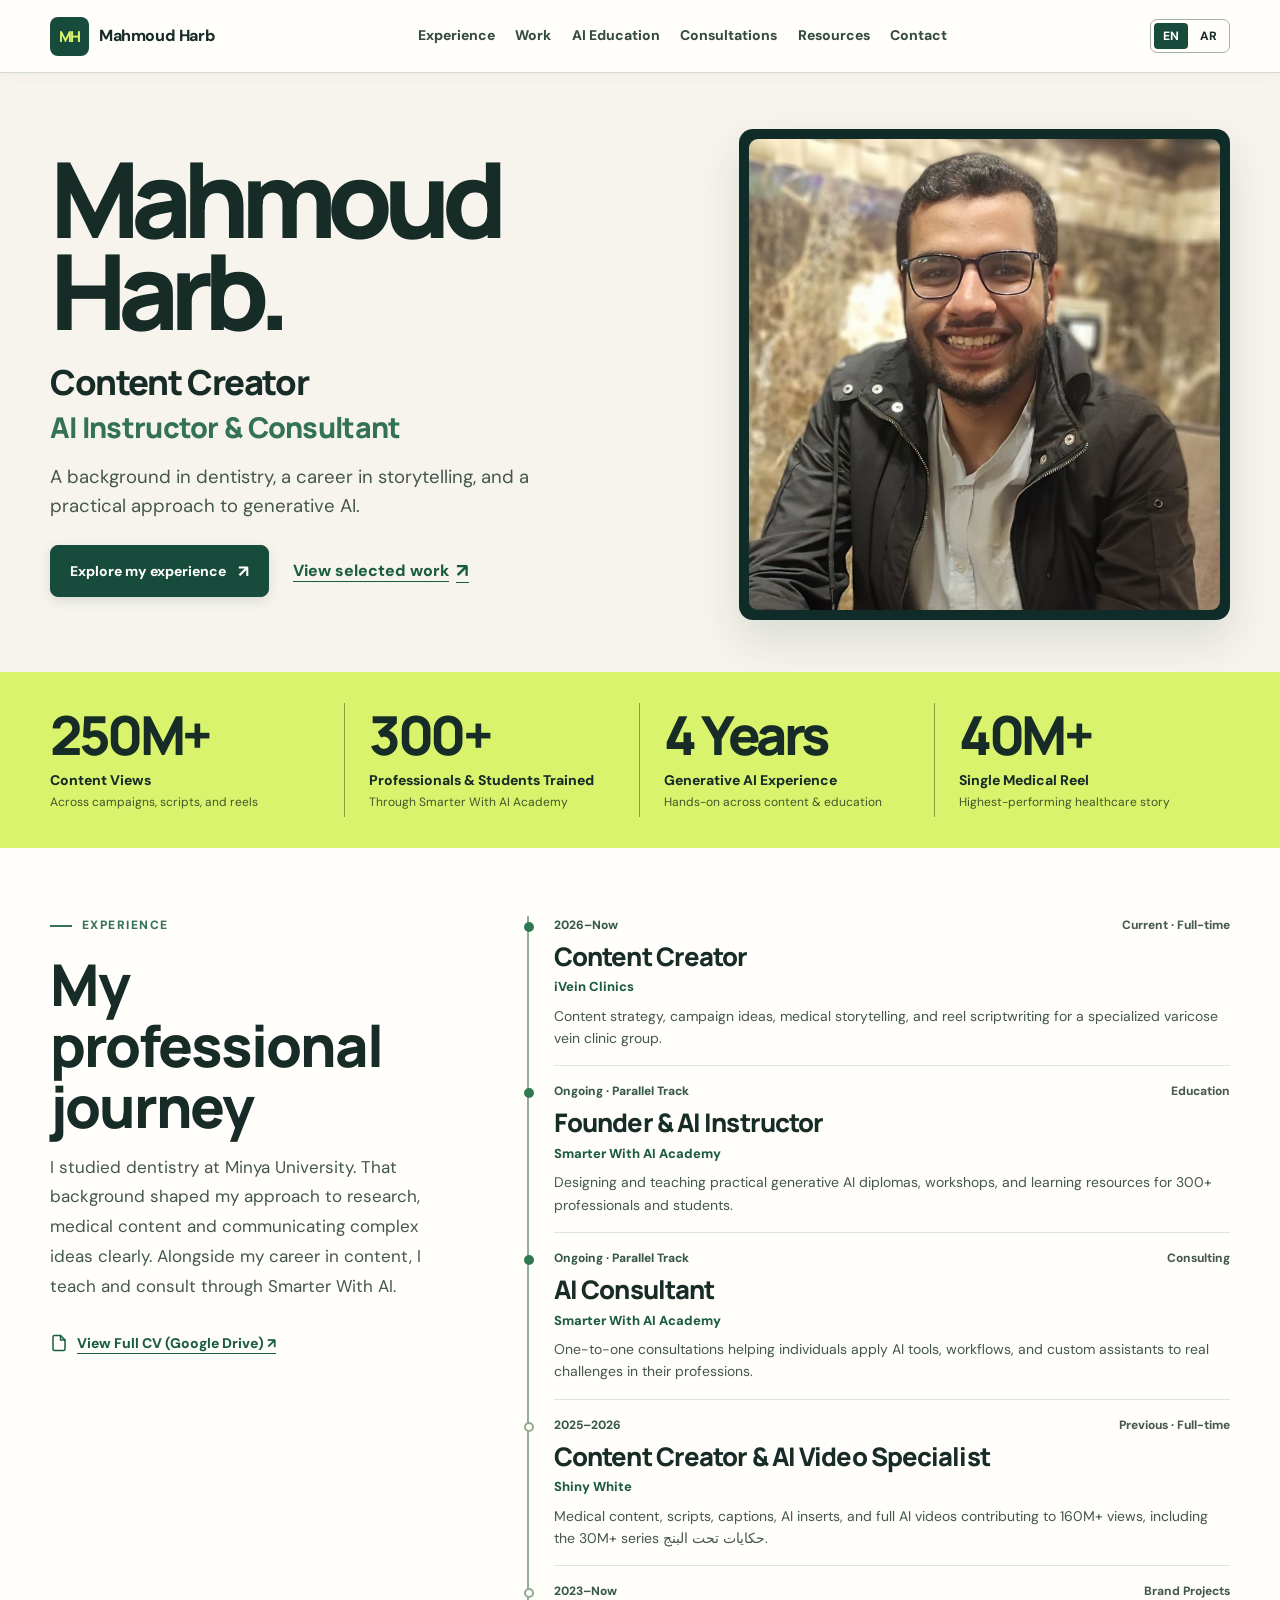
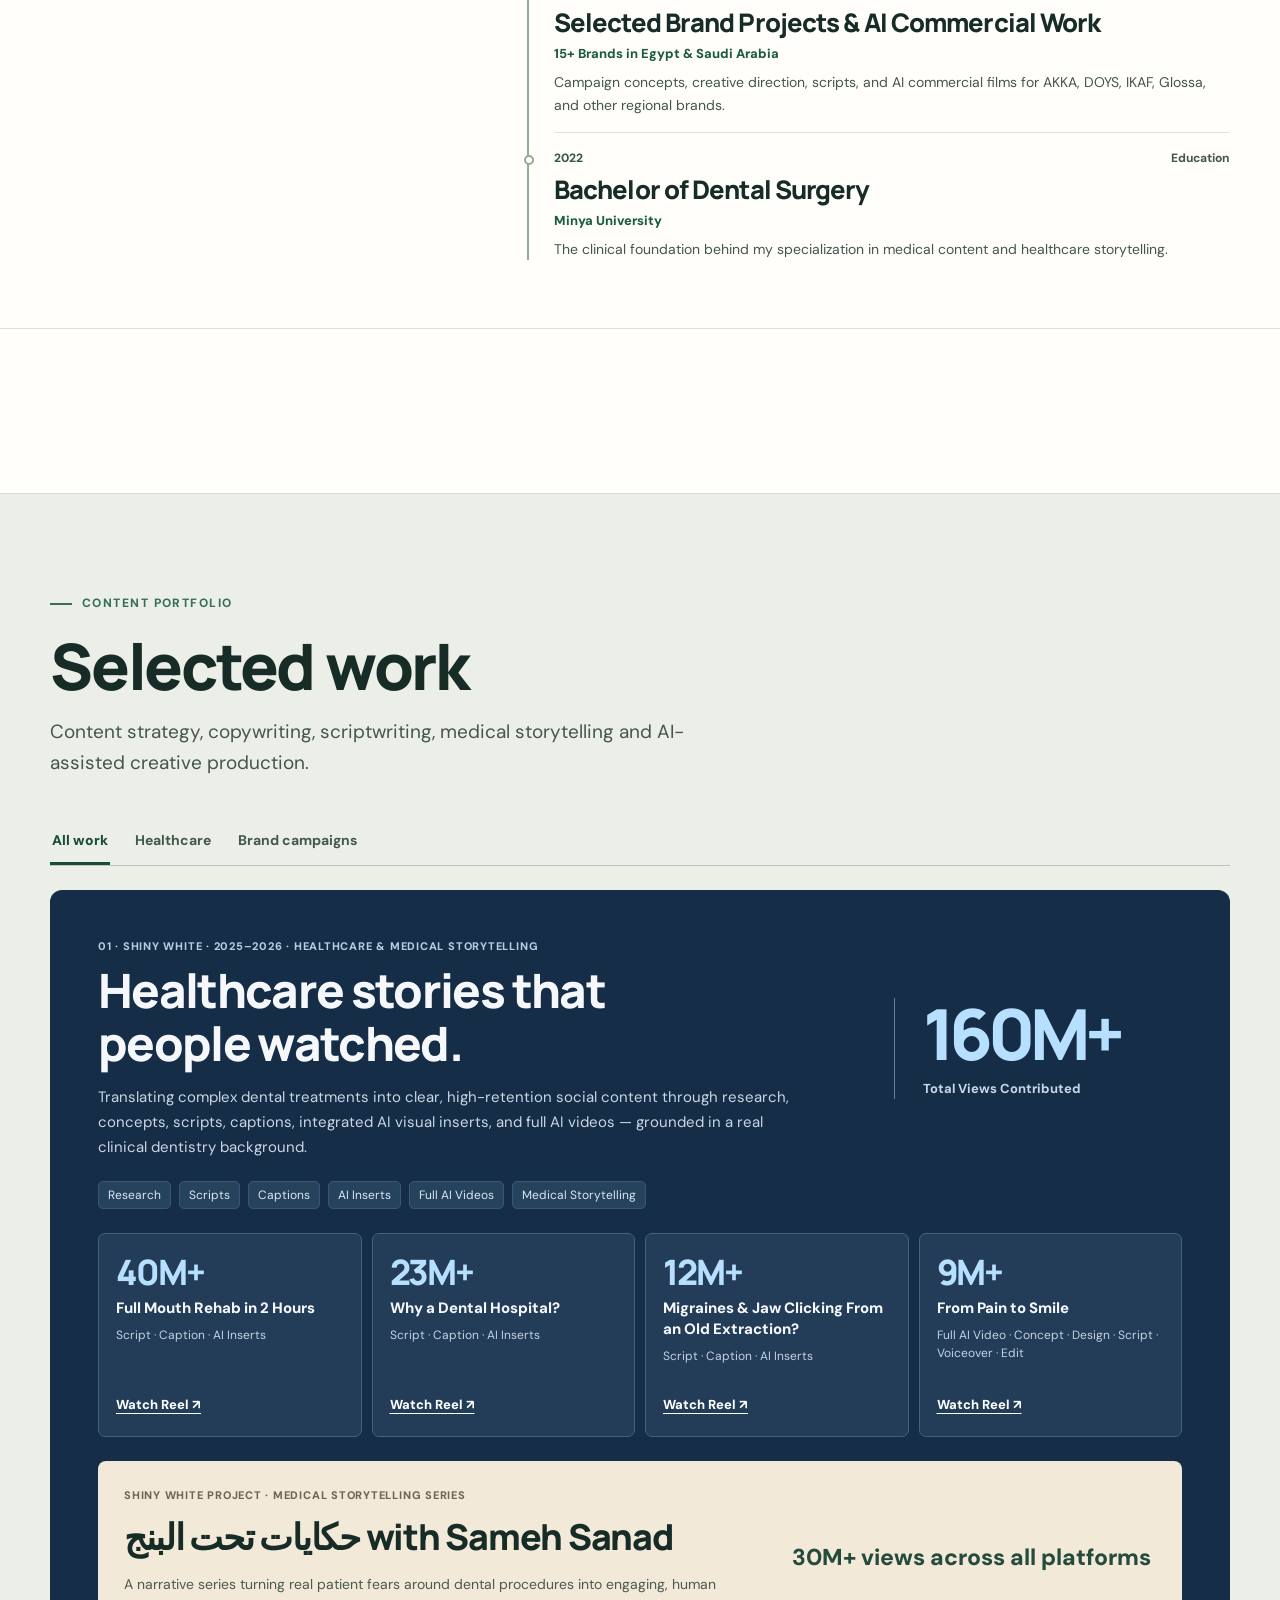
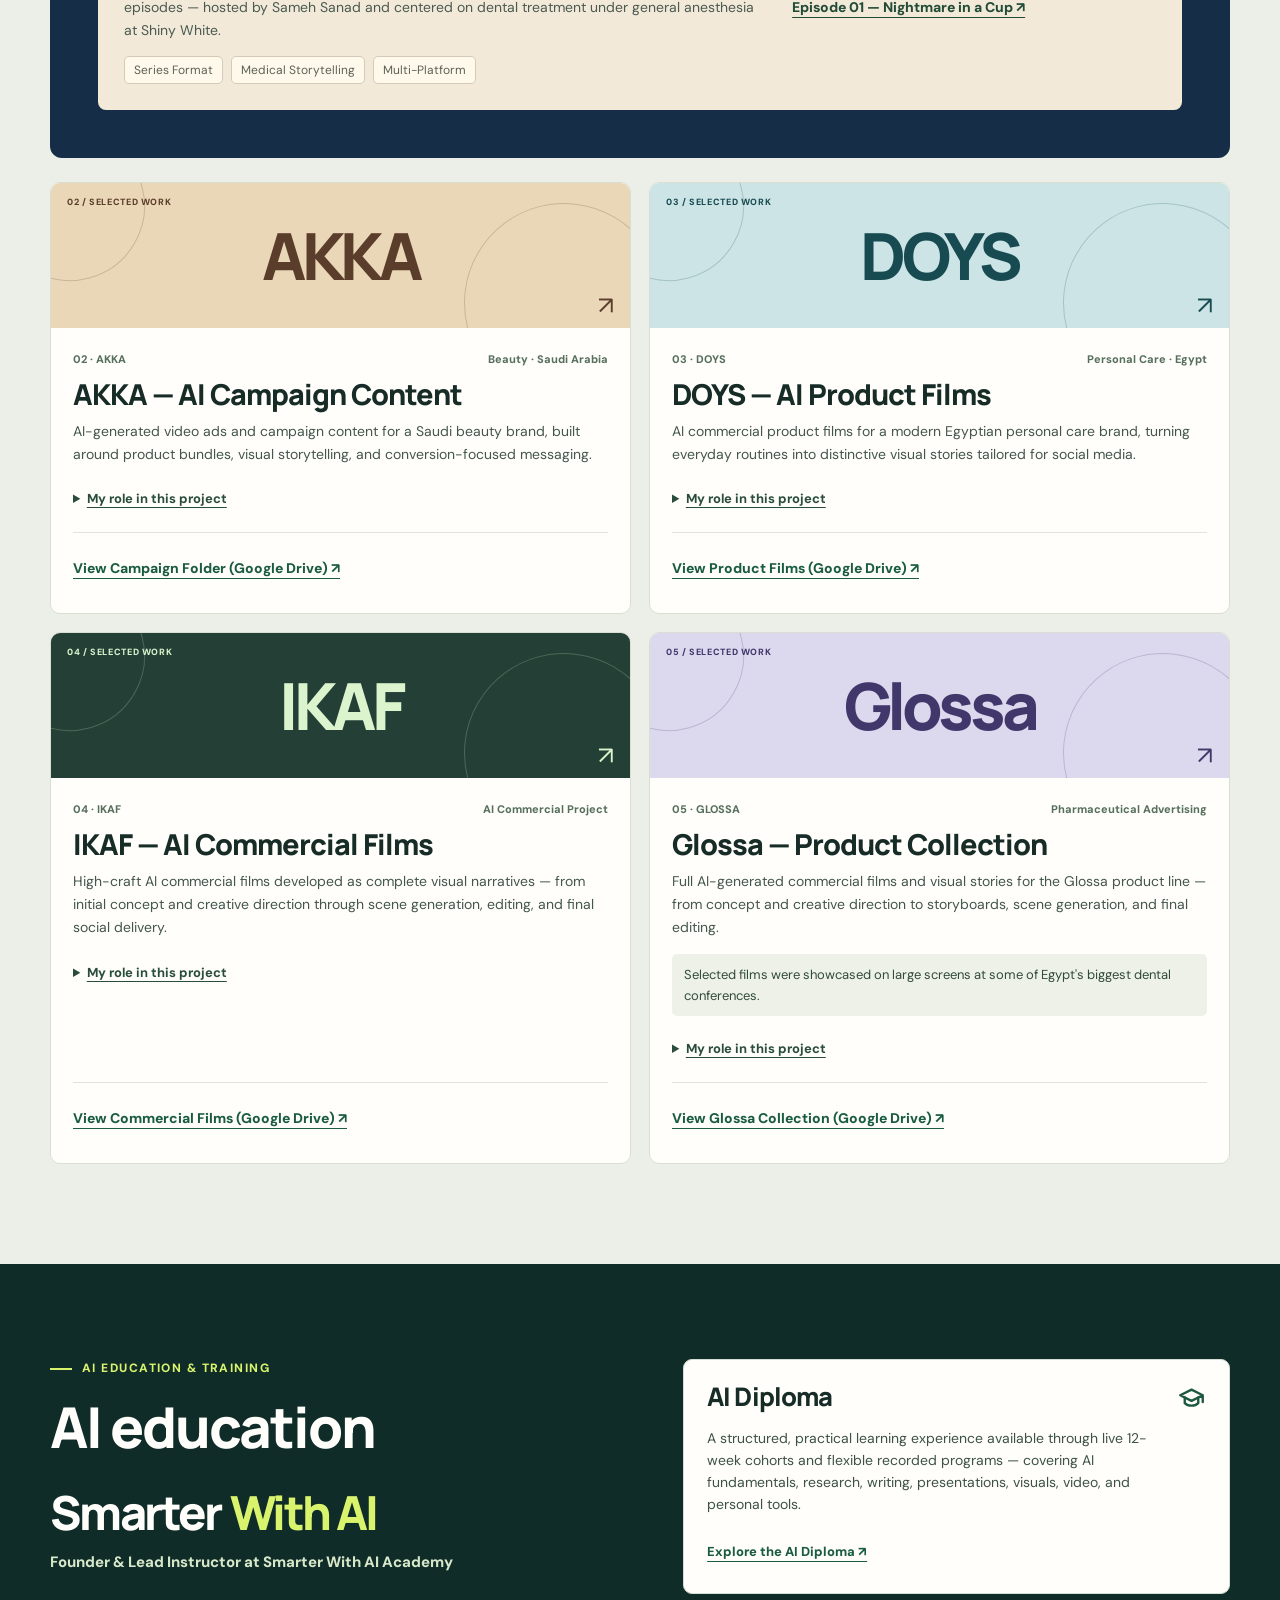
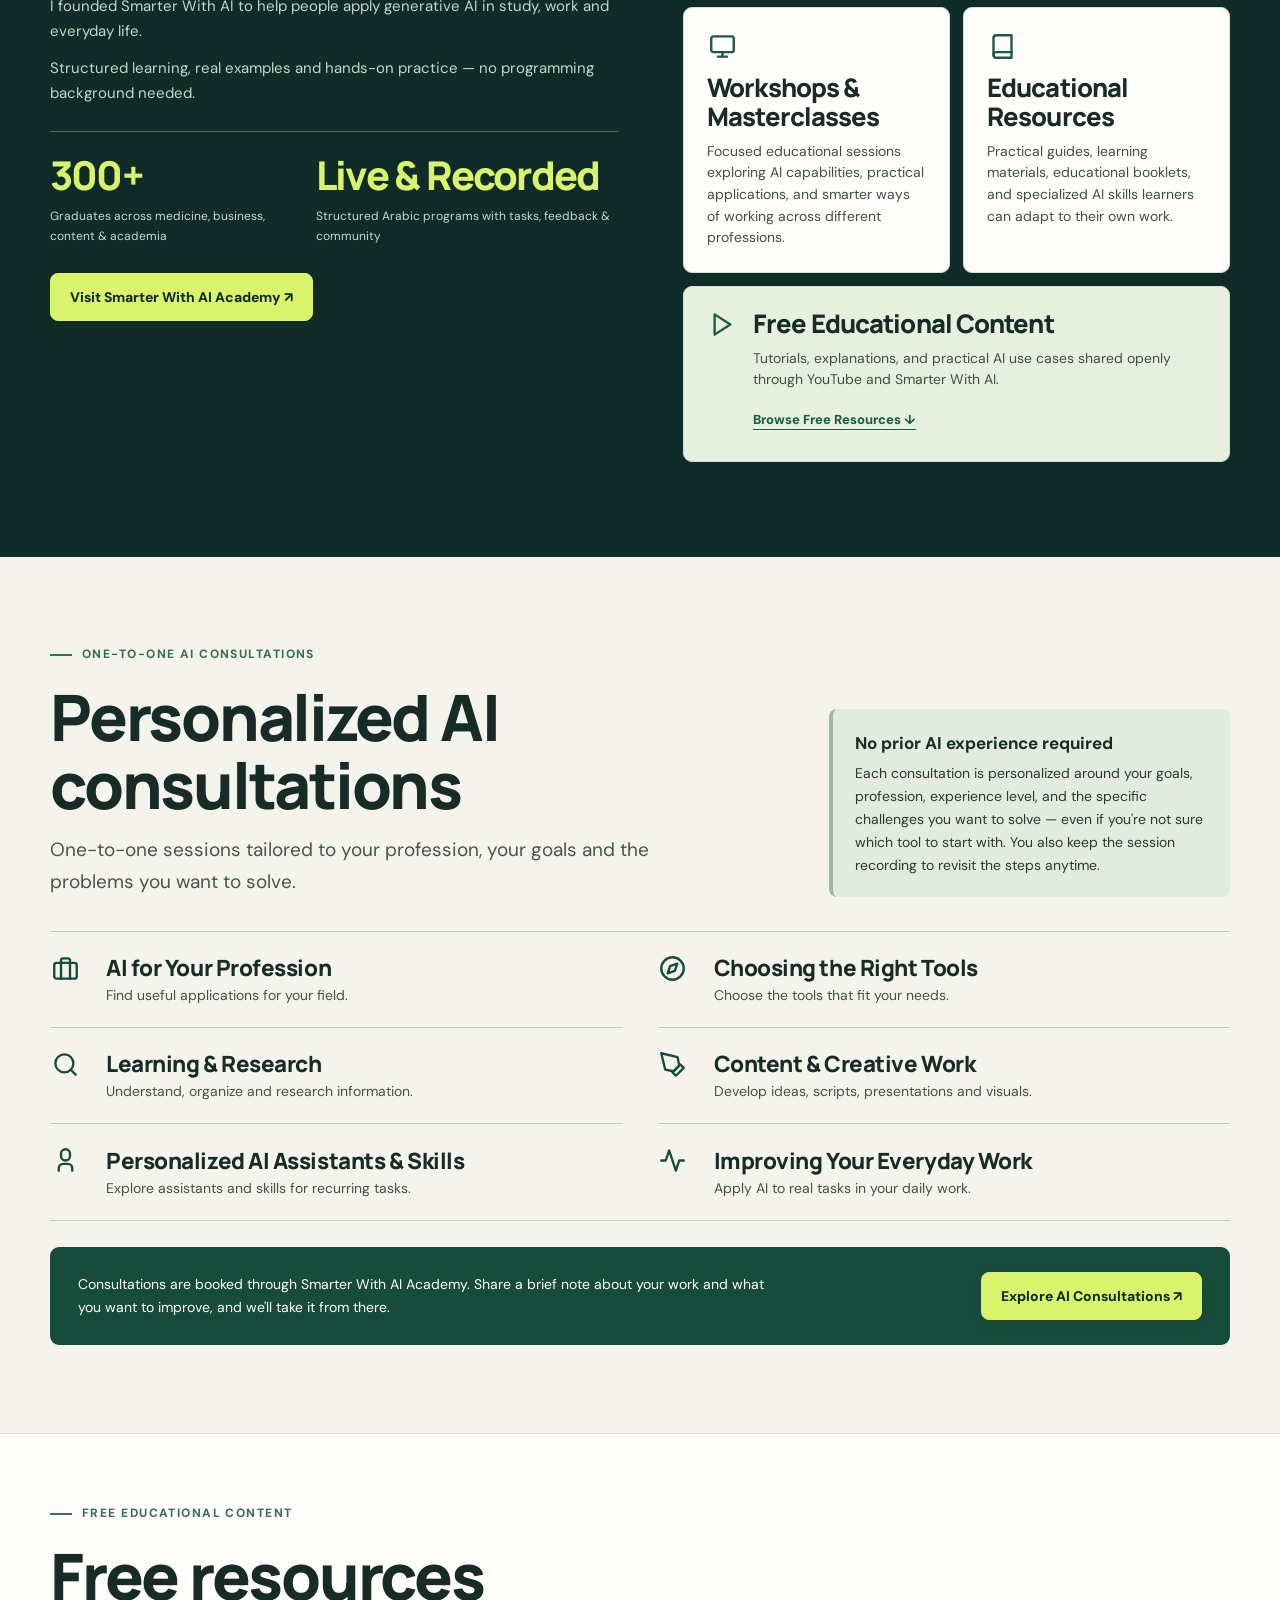
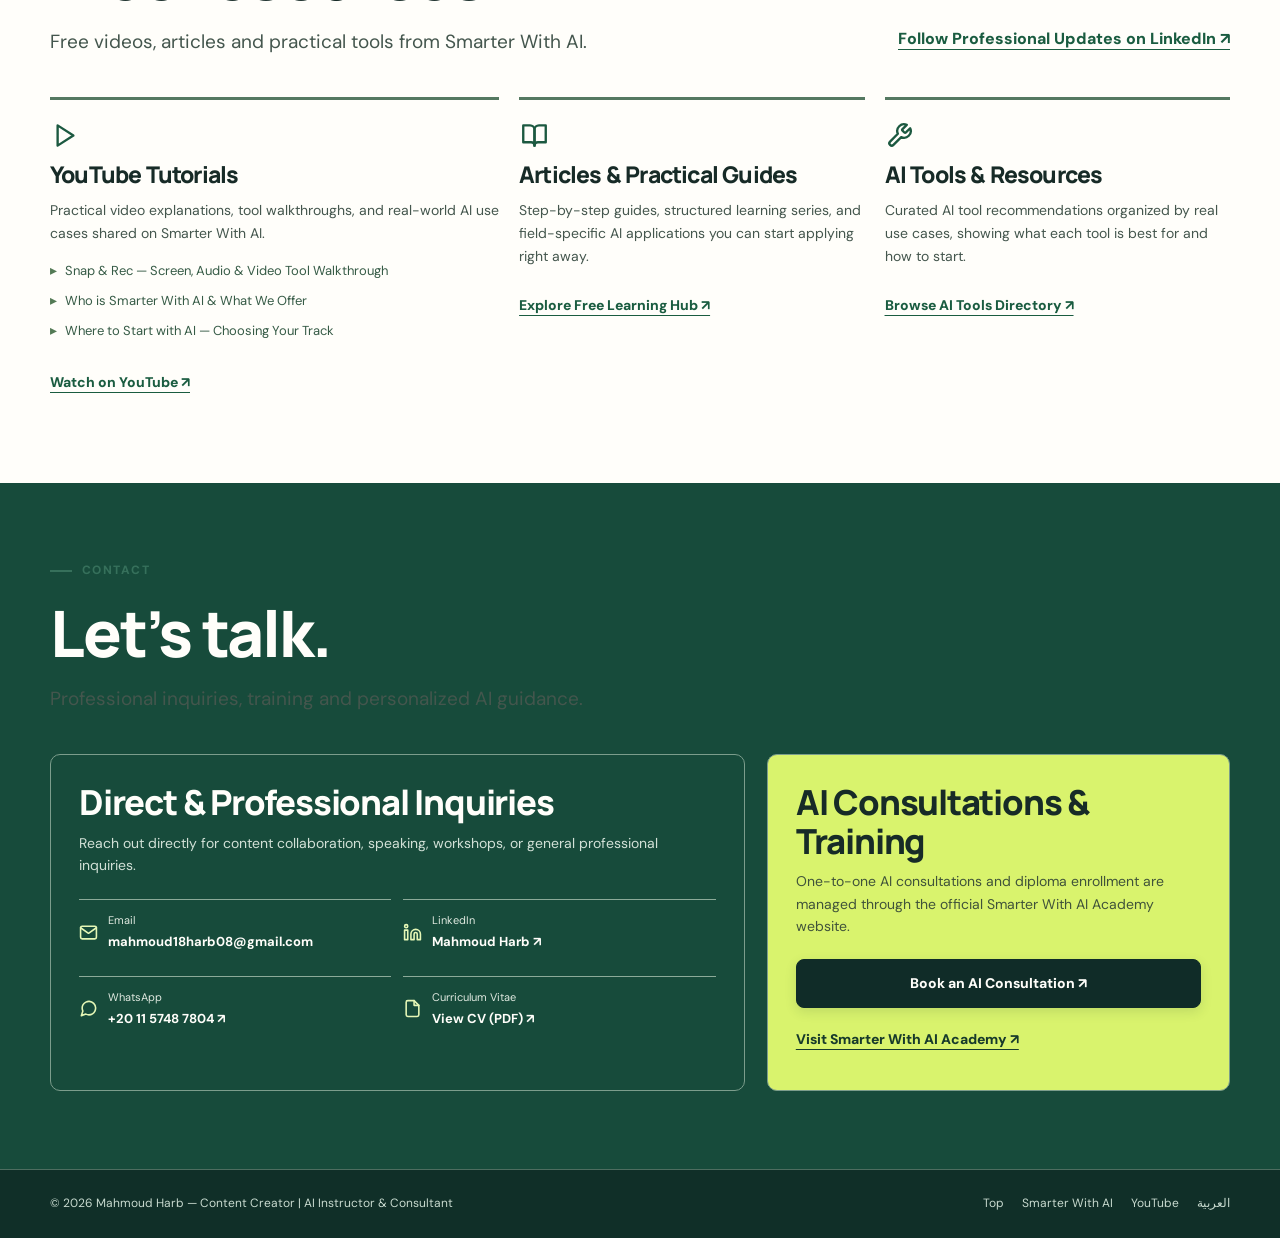
<file: index.html>
<!DOCTYPE html>

<html dir="ltr" lang="en">
<head>
<meta charset="utf-8"/>
<meta content="width=device-width, initial-scale=1.0" name="viewport"/>
<title>Mahmoud Harb | Content Creator, AI Instructor &amp; Consultant</title>
<meta content="Mahmoud Harb is a content creator, AI instructor, and consultant, and the founder of Smarter With AI Academy, combining content strategy, creative production, and practical generative AI education." name="description"/>
<meta content="Mahmoud Harb" name="author"/>
<meta content="index, follow" name="robots"/>
<link href="https://mahmoudtaru.github.io/MyPortfolio/" rel="canonical"/>
<link href="https://mahmoudtaru.github.io/MyPortfolio/" hreflang="en" rel="alternate"/>
<link href="https://mahmoudtaru.github.io/MyPortfolio/ar/" hreflang="ar" rel="alternate"/>
<link href="https://mahmoudtaru.github.io/MyPortfolio/" hreflang="x-default" rel="alternate"/>
<!-- Open Graph -->
<meta content="website" property="og:type"/>
<meta content="en_US" property="og:locale"/>
<meta content="ar_EG" property="og:locale:alternate"/>
<meta content="Mahmoud Harb | Content Creator, AI Instructor &amp; Consultant" property="og:title"/>
<meta content="Content Creator, AI Instructor &amp; Consultant, and Founder of Smarter With AI Academy. Combining content strategy, medical storytelling, AI visual production, and practical generative AI education." property="og:description"/>
<meta content="https://mahmoudtaru.github.io/MyPortfolio/" property="og:url"/>
<meta content="https://mahmoudtaru.github.io/MyPortfolio/assets/mahmoud-harb.jpg" property="og:image"/>
<meta content="Mahmoud Harb — Content Creator, AI Instructor and Consultant" property="og:image:alt"/>
<!-- Twitter / X -->
<meta content="summary_large_image" name="twitter:card"/>
<meta content="Mahmoud Harb | Content Creator, AI Instructor &amp; Consultant" name="twitter:title"/>
<meta content="Content Creator, AI Instructor &amp; Consultant, and Founder of Smarter With AI Academy." name="twitter:description"/>
<meta content="https://mahmoudtaru.github.io/MyPortfolio/assets/mahmoud-harb.jpg" name="twitter:image"/>
<!-- Fonts -->
<link href="https://fonts.googleapis.com" rel="preconnect"/>
<link crossorigin="" href="https://fonts.gstatic.com" rel="preconnect"/>
<link href="https://fonts.googleapis.com/css2?family=Cairo:wght@500;600;700;800&amp;family=DM+Sans:ital,opsz,wght@0,9..40,400;0,9..40,500;0,9..40,600;0,9..40,700;1,9..40,400&amp;family=Manrope:wght@600;700;800&amp;display=swap" rel="stylesheet"/>
<link href="styles.css?v=ux-3" rel="stylesheet"/>
<!-- Structured Data (Schema.org Person) -->
<script type="application/ld+json">
{
  "@context": "https://schema.org",
  "@type": "Person",
  "name": "Mahmoud Harb",
  "alternateName": "Dr. Mahmoud Harb",
  "jobTitle": "Content Creator, AI Instructor & Consultant",
  "description": "Content creator, AI instructor, and consultant, and founder of Smarter With AI Academy, combining content strategy, creative production, medical storytelling, and practical generative AI education.",
  "url": "https://mahmoudtaru.github.io/MyPortfolio/",
  "image": "https://mahmoudtaru.github.io/MyPortfolio/assets/mahmoud-harb.jpg",
  "alumniOf": {
    "@type": "CollegeOrUniversity",
    "name": "Minya University"
  },
  "worksFor": {
    "@type": "Organization",
    "name": "iVein Clinics"
  },
  "knowsAbout": [
    "Content Strategy",
    "Content Writing",
    "Scriptwriting",
    "Medical Storytelling",
    "Creative Campaigns",
    "AI-Assisted Content Production",
    "Generative AI Education",
    "Practical AI Consulting"
  ],
  "sameAs": [
    "https://www.linkedin.com/in/mahmoud-harb-ui1808ux/"
  ],
  "@reverse": {
    "founder": {
      "@type": "EducationalOrganization",
      "name": "Smarter With AI Academy",
      "url": "https://smarterwithaiacademy.com/"
    }
  },
  "@id": "https://mahmoudtaru.github.io/MyPortfolio/#person"
}
  </script>
<noscript><style>.nav-links{display:flex!important;flex-wrap:wrap}.nav-inner{flex-wrap:wrap}.nav-toggle{display:none!important}.filter-bar{display:none}</style></noscript>
</head>
<body>
<a class="skip-link" href="#main">Skip to content</a>
<!-- Header & Navigation -->
<header class="site-header">
<div class="container nav-inner">
<a aria-label="Mahmoud Harb — Home" class="brand" href="#home">
<span aria-hidden="true" class="brand-mark">MH</span>
<span>Mahmoud Harb</span>
</a>
<nav aria-label="Primary navigation" class="nav-links">
<a href="#about">Experience</a>
<a href="#work">Work</a>
<a href="#education">AI Education</a>
<a href="#consultations">Consultations</a>
<a href="#resources">Resources</a>
<a href="#contact">Contact</a>
</nav>
<div class="nav-actions">
<div aria-label="Language switcher" class="lang-switch" role="group">
<span aria-current="true" class="lang-switch__item lang-switch__item--active">EN</span>
<a class="lang-switch__item" data-lang-switch="ar" href="ar/" hreflang="ar" lang="ar">AR</a>
</div>
<button aria-controls="mobile-drawer" aria-expanded="false" aria-label="Open navigation menu" class="nav-toggle" id="nav-toggle" type="button">
<svg aria-hidden="true" class="icon" fill="none" stroke="currentColor" stroke-linecap="round" stroke-width="2" viewbox="0 0 24 24">
<line x1="3" x2="21" y1="6" y2="6"></line>
<line x1="3" x2="21" y1="12" y2="12"></line>
<line x1="3" x2="21" y1="18" y2="18"></line>
</svg>
</button>
</div>
</div>
<div aria-hidden="true" class="reading-progress"><span></span></div></header>
<!-- Mobile Navigation Drawer -->
<div aria-hidden="true" class="mobile-backdrop" id="mobile-backdrop"></div>
<aside aria-hidden="true" aria-label="Mobile navigation" class="mobile-drawer" id="mobile-drawer" inert="">
<div class="mobile-drawer__head">
<span class="brand">
<span aria-hidden="true" class="brand-mark">MH</span>
<span>Mahmoud Harb</span>
</span>
<button aria-label="Close navigation menu" class="nav-toggle" id="drawer-close" style="display:inline-flex" type="button">
<svg aria-hidden="true" class="icon" fill="none" stroke="currentColor" stroke-linecap="round" stroke-width="2" viewbox="0 0 24 24">
<line x1="18" x2="6" y1="6" y2="18"></line>
<line x1="6" x2="18" y1="6" y2="18"></line>
</svg>
</button>
</div>
<nav aria-label="Mobile sections" class="mobile-drawer__links">
<a href="#home">Home</a>
<a href="#about">Experience</a>
<a href="#work">Work</a>
<a href="#education">AI Education</a>
<a href="#consultations">Consultations</a>
<a href="#resources">Resources</a>
<a href="#contact">Contact</a>
</nav>

</aside>
<main id="main">
<!-- 1. Hero Section -->
<section class="hero" id="home">
<div class="container hero-grid">
<div class="hero-content">
<h1 class="hero-title">Mahmoud<br/> Harb.</h1><p class="hero-profession">Content Creator<span>AI Instructor &amp; Consultant</span></p>
<p class="hero-desc">A background in dentistry, a career in storytelling, and a practical approach to generative AI.</p>

<div class="hero-actions"><a class="btn btn--primary" href="#about">Explore my experience <span aria-hidden="true" class="direction-arrow">↗</span></a><a class="text-link hero-work-link" href="#work">View selected work <span aria-hidden="true" class="direction-arrow">↗</span></a></div>
</div>
<div class="hero-visual">
<div class="portrait-frame">
<div class="portrait-inner">
<img alt="Mahmoud Harb — Content Creator, AI Instructor and Consultant" data-portrait-img="" fetchpriority="high" height="800" src="assets/mahmoud-harb.jpg" width="800"/>
<div aria-hidden="true" class="portrait-fallback">
<div class="portrait-fallback__monogram">MH</div>
<div class="portrait-fallback__name">Mahmoud Harb</div>
<div class="portrait-fallback__role">Content Creator | AI Instructor &amp; Consultant</div>
</div>
</div>

</div>
</div>
</div>
</section>
<!-- 2. Impact in Numbers -->
<section aria-label="Impact in numbers" class="impact-band" id="impact">
<div class="container">
<div class="impact-grid">
<div class="impact-item reveal">
<div class="impact-num">250M+</div>
<div class="impact-label">Content Views</div>
<div class="impact-sub">Across campaigns, scripts, and reels</div>
</div>
<div class="impact-item reveal">
<div class="impact-num">300+</div>
<div class="impact-label">Professionals &amp; Students Trained</div>
<div class="impact-sub">Through Smarter With AI Academy</div>
</div>
<div class="impact-item reveal">
<div class="impact-num">4 Years</div>
<div class="impact-label">Generative AI Experience</div>
<div class="impact-sub">Hands-on across content &amp; education</div>
</div>
<div class="impact-item reveal">
<div class="impact-num">40M+</div>
<div class="impact-label">Single Medical Reel</div>
<div class="impact-sub">Highest-performing healthcare story</div>
</div>
</div>
</div>
</section>
<!-- 3. Areas of Expertise -->
<section class="section" id="about">
<div class="container about-grid">
<div class="reveal">
<p class="eyebrow">EXPERIENCE</p>
<h2 class="section-title">My professional journey</h2>
<div class="about-story"><p>I studied dentistry at Minya University. That background shaped my approach to research, medical content and communicating complex ideas clearly. Alongside my career in content, I teach and consult through Smarter With AI.</p></div>
<a class="text-link secondary-action" href="https://drive.google.com/file/d/1P5O25Xbf8nx5w7szlgCJNz-SjJ8fEfJl/view?usp=sharing" rel="noopener noreferrer" target="_blank">
<svg aria-hidden="true" class="icon icon--sm" fill="none" stroke="currentColor" stroke-linecap="round" stroke-linejoin="round" stroke-width="2" viewbox="0 0 24 24">
<path d="M14 2H6a2 2 0 0 0-2 2v16a2 2 0 0 0 2 2h12a2 2 0 0 0 2-2V8z"></path>
<polyline points="14 2 14 8 20 8"></polyline>
</svg>
<span>View Full CV (Google Drive) ↗</span>
</a>
</div>
<div aria-label="Career timeline" class="timeline reveal">
<article class="timeline-item timeline-item--current">
<div class="timeline-top">
<span class="timeline-date">2026–Now</span>
<span class="timeline-type">Current · Full-time</span>
</div>
<h3>Content Creator</h3>
<div class="timeline-org">iVein Clinics</div>
<p>Content strategy, campaign ideas, medical storytelling, and reel scriptwriting for a specialized varicose vein clinic group.</p>
</article>
<article class="timeline-item timeline-item--current">
<div class="timeline-top">
<span class="timeline-date">Ongoing · Parallel Track</span>
<span class="timeline-type">Education</span>
</div>
<h3>Founder &amp; AI Instructor</h3>
<div class="timeline-org">Smarter With AI Academy</div>
<p>Designing and teaching practical generative AI diplomas, workshops, and learning resources for 300+ professionals and students.</p>
</article>
<article class="timeline-item timeline-item--current">
<div class="timeline-top">
<span class="timeline-date">Ongoing · Parallel Track</span>
<span class="timeline-type">Consulting</span>
</div>
<h3>AI Consultant</h3>
<div class="timeline-org">Smarter With AI Academy</div>
<p>One-to-one consultations helping individuals apply AI tools, workflows, and custom assistants to real challenges in their professions.</p>
</article>
<article class="timeline-item">
<div class="timeline-top">
<span class="timeline-date">2025–2026</span>
<span class="timeline-type">Previous · Full-time</span>
</div>
<h3>Content Creator &amp; AI Video Specialist</h3>
<div class="timeline-org">Shiny White</div>
<p>Medical content, scripts, captions, AI inserts, and full AI videos contributing to 160M+ views, including the 30M+ series <span class="ar-inline" lang="ar">حكايات تحت البنج</span>.</p>
</article>
<article class="timeline-item">
<div class="timeline-top">
<span class="timeline-date">2023–Now</span>
<span class="timeline-type">Brand Projects</span>
</div>
<h3>Selected Brand Projects &amp; AI Commercial Work</h3>
<div class="timeline-org">15+ Brands in Egypt &amp; Saudi Arabia</div>
<p>Campaign concepts, creative direction, scripts, and AI commercial films for AKKA, DOYS, IKAF, Glossa, and other regional brands.</p>
</article>
<article class="timeline-item">
<div class="timeline-top">
<span class="timeline-date">2022</span>
<span class="timeline-type">Education</span>
</div>
<h3>Bachelor of Dental Surgery</h3>
<div class="timeline-org">Minya University</div>
<p>The clinical foundation behind my specialization in medical content and healthcare storytelling.</p>
</article>
</div>
</div>
</section>
<div id="expertise" class="legacy-anchor-static" aria-hidden="true"></div><div id="services" class="legacy-anchor-static" aria-hidden="true"></div>
<!-- 4. Content Portfolio -->
<section class="section section--alt" id="work">
<div aria-hidden="true" id="projects"></div>
<div class="container">
<div class="section-header section-header--split reveal">
<div>
<p class="eyebrow">CONTENT PORTFOLIO</p>
<h2 class="section-title">Selected work</h2>
<p class="section-lead">Content strategy, copywriting, scriptwriting, medical storytelling and AI-assisted creative production.</p>
</div>
</div>
<!-- Simple Category Filter -->
<div aria-label="Filter projects by category" class="filter-bar" role="group">
<button aria-pressed="true" class="filter-btn is-active" data-filter="all" type="button">All work</button>
<button aria-pressed="false" class="filter-btn" data-filter="medical" type="button">Healthcare</button>
<button aria-pressed="false" class="filter-btn" data-filter="brand" type="button">Brand campaigns</button>
</div>
<!-- Current Role Spotlight: iVein Clinics -->

<!-- 01 · Shiny White (Flagship Case Study) -->
<article class="case-feature reveal" data-categories="medical">
<div class="case-header">
<div>
<p class="case-meta">01 · SHINY WHITE · 2025–2026 · HEALTHCARE &amp; MEDICAL STORYTELLING</p>
<h3>Healthcare stories that people watched.</h3>
<p class="case-desc">
                Translating complex dental treatments into clear, high-retention social content through research, concepts, scripts, captions, integrated AI visual inserts, and full AI videos — grounded in a real clinical dentistry background.
              </p>
</div>
<div class="case-stat-box">
<div class="case-stat-box__num">160M+</div>
<div class="case-stat-box__label">Total Views Contributed</div>
</div>
</div>
<div class="tag-cloud">
<span class="tag">Research</span>
<span class="tag">Scripts</span>
<span class="tag">Captions</span>
<span class="tag">AI Inserts</span>
<span class="tag">Full AI Videos</span>
<span class="tag">Medical Storytelling</span>
</div>
<!-- 4 Reels -->
<div class="reels-grid">
<a class="reel-card" href="https://www.instagram.com/reel/DV_U5z1jWoQ/?utm_source=ig_web_copy_link&amp;igsh=MzRlODBiNWFlZA==" rel="noopener noreferrer" target="_blank">
<span class="reel-card__views">40M+</span>
<span class="reel-card__title">Full Mouth Rehab in 2 Hours</span>
<span class="reel-card__role">Script · Caption · AI Inserts</span>
<span class="reel-card__cta">Watch Reel ↗</span>
</a>
<a class="reel-card" href="https://www.instagram.com/reel/DWJBw4IjeYD/?utm_source=ig_web_copy_link&amp;igsh=MzRlODBiNWFlZA==" rel="noopener noreferrer" target="_blank">
<span class="reel-card__views">23M+</span>
<span class="reel-card__title">Why a Dental Hospital?</span>
<span class="reel-card__role">Script · Caption · AI Inserts</span>
<span class="reel-card__cta">Watch Reel ↗</span>
</a>
<a class="reel-card" href="https://www.instagram.com/reel/DZa8bceiqEs/?utm_source=ig_web_copy_link&amp;igsh=MzRlODBiNWFlZA==" rel="noopener noreferrer" target="_blank">
<span class="reel-card__views">12M+</span>
<span class="reel-card__title">Migraines &amp; Jaw Clicking From an Old Extraction?</span>
<span class="reel-card__role">Script · Caption · AI Inserts</span>
<span class="reel-card__cta">Watch Reel ↗</span>
</a>
<a class="reel-card" href="https://www.instagram.com/reel/DaA4KxXFO-6/?utm_source=ig_web_copy_link&amp;igsh=MzRlODBiNWFlZA==" rel="noopener noreferrer" target="_blank">
<span class="reel-card__views">9M+</span>
<span class="reel-card__title">From Pain to Smile</span>
<span class="reel-card__role">Full AI Video · Concept · Design · Script · Voiceover · Edit</span>
<span class="reel-card__cta">Watch Reel ↗</span>
</a>
</div>
<!-- Medical Storytelling Series: حكايات تحت البنج -->
<div class="series-band">
<div class="series-band__info">
<p class="case-meta">SHINY WHITE PROJECT · MEDICAL STORYTELLING SERIES</p>
<h4 class="series-band__title">
<span class="ar-inline" lang="ar">حكايات تحت البنج</span> with Sameh Sanad
              </h4>
<p class="series-band__desc">
                A narrative series turning real patient fears around dental procedures into engaging, human episodes — hosted by Sameh Sanad and centered on dental treatment under general anesthesia at Shiny White.
              </p>
<div class="tag-cloud">
<span class="tag">Series Format</span>
<span class="tag">Medical Storytelling</span>
<span class="tag">Multi-Platform</span>
</div>
</div>
<div class="series-band__actions">
<span class="series-stat">30M+ views across all platforms</span>
<a class="text-link secondary-action" href="https://www.instagram.com/reel/DdPXJDYk1cg/" rel="noopener noreferrer" target="_blank">
<span>Episode 01 — Nightmare in a Cup ↗</span>
</a>
</div>
</div>
</article>
<!-- 02–05 Brand & AI Commercial Projects -->
<div class="projects-grid">
<!-- 02 · AKKA -->
<article class="project-card reveal" data-categories="brand"><div aria-hidden="true" class="project-cover cover-0"><span class="cover-number">02 / SELECTED WORK</span><strong>AKKA</strong><span class="cover-arrow">↗</span></div>
<div class="project-card__head">
<span class="project-card__index">02 · AKKA</span>
<span class="project-card__cat">Beauty · Saudi Arabia</span>
</div>
<h3>AKKA — AI Campaign Content</h3>
<p class="project-card__desc">
              AI-generated video ads and campaign content for a Saudi beauty brand, built around product bundles, visual storytelling, and conversion-focused messaging.
            </p>

<details class="project-details"><summary>My role in this project</summary><div class="tag-cloud">
<span class="tag">Campaign Concept</span>
<span class="tag">Copywriting</span>
<span class="tag">Scripts</span>
<span class="tag">Storyboards</span>
<span class="tag">AI Video</span>
<span class="tag">Editing</span>
</div></details><div class="project-card__footer">
<a class="text-link" href="https://drive.google.com/drive/folders/1aj6il_2NTvbgOJnVXtIymrxKfmsrHSlH?usp=sharing" rel="noopener noreferrer" target="_blank">
<span>View Campaign Folder (Google Drive) ↗</span>
</a>
</div>
</article>
<!-- 03 · DOYS -->
<article class="project-card reveal" data-categories="brand"><div aria-hidden="true" class="project-cover cover-1"><span class="cover-number">03 / SELECTED WORK</span><strong>DOYS</strong><span class="cover-arrow">↗</span></div>
<div class="project-card__head">
<span class="project-card__index">03 · DOYS</span>
<span class="project-card__cat">Personal Care · Egypt</span>
</div>
<h3>DOYS — AI Product Films</h3>
<p class="project-card__desc">
              AI commercial product films for a modern Egyptian personal care brand, turning everyday routines into distinctive visual stories tailored for social media.
            </p>

<details class="project-details"><summary>My role in this project</summary><div class="tag-cloud">
<span class="tag">Campaign Concepts</span>
<span class="tag">Product Storytelling</span>
<span class="tag">Storyboards</span>
<span class="tag">AI Video Production</span>
<span class="tag">Editing</span>
</div></details><div class="project-card__footer">
<a class="text-link" href="https://drive.google.com/drive/folders/10xfFefMKildUGDQIqeUZ_ebQLPtqSalC?usp=sharing" rel="noopener noreferrer" target="_blank">
<span>View Product Films (Google Drive) ↗</span>
</a>
</div>
</article>
<!-- 04 · IKAF -->
<article class="project-card reveal" data-categories="brand"><div aria-hidden="true" class="project-cover cover-2"><span class="cover-number">04 / SELECTED WORK</span><strong>IKAF</strong><span class="cover-arrow">↗</span></div>
<div class="project-card__head">
<span class="project-card__index">04 · IKAF</span>
<span class="project-card__cat">AI Commercial Project</span>
</div>
<h3>IKAF — AI Commercial Films</h3>
<p class="project-card__desc">
              High-craft AI commercial films developed as complete visual narratives — from initial concept and creative direction through scene generation, editing, and final social delivery.
            </p>

<details class="project-details"><summary>My role in this project</summary><div class="tag-cloud">
<span class="tag">Campaign Concepts</span>
<span class="tag">Creative Direction</span>
<span class="tag">Storyboards</span>
<span class="tag">AI Video Production</span>
<span class="tag">Editing</span>
</div></details><div class="project-card__footer">
<a class="text-link" href="https://drive.google.com/drive/folders/1GudriAUre6Y--x9tqzq98gIAjBlbUS17?usp=sharing" rel="noopener noreferrer" target="_blank">
<span>View Commercial Films (Google Drive) ↗</span>
</a>
</div>
</article>
<!-- 05 · Glossa -->
<article class="project-card reveal" data-categories="brand medical"><div aria-hidden="true" class="project-cover cover-3"><span class="cover-number">05 / SELECTED WORK</span><strong>Glossa</strong><span class="cover-arrow">↗</span></div>
<div class="project-card__head">
<span class="project-card__index">05 · GLOSSA</span>
<span class="project-card__cat">Pharmaceutical Advertising</span>
</div>
<h3>Glossa — Product Collection</h3>
<p class="project-card__desc">
              Full AI-generated commercial films and visual stories for the Glossa product line — from concept and creative direction to storyboards, scene generation, and final editing.
            </p>
<p class="project-card__note">
              Selected films were showcased on large screens at some of Egypt's biggest dental conferences.
            </p>

<details class="project-details"><summary>My role in this project</summary><div class="tag-cloud">
<span class="tag">Full AI Commercials</span>
<span class="tag">Creative Direction</span>
<span class="tag">Storyboards</span>
<span class="tag">AI Video Production</span>
<span class="tag">Final Editing</span>
</div></details><div class="project-card__footer">
<a class="text-link" href="https://drive.google.com/drive/folders/1ZJujZo2g473f6RY53t7mGYjmjzGdkk7b?usp=sharing" rel="noopener noreferrer" target="_blank">
<span>View Glossa Collection (Google Drive) ↗</span>
</a>
</div>
</article>
</div>
</div>
</section>
<!-- 5. AI Education — Smarter With AI Academy -->
<section class="section" id="education">
<div class="container edu-layout">
<div class="reveal">
<p class="eyebrow">AI EDUCATION &amp; TRAINING</p>
<h2 class="section-title">AI education</h2>
<div aria-label="Smarter With AI" class="academy-wordmark">Smarter<span>With AI</span></div><p class="edu-subtitle">Founder &amp; Lead Instructor at Smarter With AI Academy</p>
<div class="edu-body">
<p>I founded Smarter With AI to help people apply generative AI in study, work and everyday life.</p>
<p>Structured learning, real examples and hands-on practice — no programming background needed.</p>
</div>
<div class="edu-proof-row">
<div class="edu-proof">
<div class="edu-proof__val">300+</div>
<div class="edu-proof__lbl">Graduates across medicine, business, content &amp; academia</div>
</div>
<div class="edu-proof">
<div class="edu-proof__val">Live &amp; Recorded</div>
<div class="edu-proof__lbl">Structured Arabic programs with tasks, feedback &amp; community</div>
</div>
</div>
<a class="btn btn--primary" href="https://smarterwithaiacademy.com/" rel="noopener noreferrer" target="_blank">
<span>Visit Smarter With AI Academy ↗</span>
</a>
</div>
<div class="edu-pillars reveal">
<article class="pillar-card pillar-card--featured">
<div aria-hidden="true" class="pillar-icon">
<svg class="icon" fill="none" stroke="currentColor" stroke-linecap="round" stroke-linejoin="round" stroke-width="2" viewbox="0 0 24 24">
<path d="M22 10v6M2 10l10-5 10 5-10 5z"></path>
<path d="M6 12v5c3 3 9 3 12 0v-5"></path>
</svg>
</div>
<h3>AI Diploma</h3>
<p>
              A structured, practical learning experience available through live 12-week cohorts and flexible recorded programs — covering AI fundamentals, research, writing, presentations, visuals, video, and personal tools.
            </p>
<a class="text-link" href="https://smarterwithaiacademy.com/diploma" rel="noopener noreferrer" target="_blank">
<span>Explore the AI Diploma ↗</span>
</a>
</article>
<article class="pillar-card">
<div aria-hidden="true" class="pillar-icon">
<svg class="icon" fill="none" stroke="currentColor" stroke-linecap="round" stroke-linejoin="round" stroke-width="2" viewbox="0 0 24 24">
<rect height="14" rx="2" width="20" x="2" y="3"></rect>
<line x1="8" x2="16" y1="21" y2="21"></line>
<line x1="12" x2="12" y1="17" y2="21"></line>
</svg>
</div>
<h3>Workshops &amp; Masterclasses</h3>
<p>
              Focused educational sessions exploring AI capabilities, practical applications, and smarter ways of working across different professions.
            </p>
</article>
<article class="pillar-card">
<div aria-hidden="true" class="pillar-icon">
<svg class="icon" fill="none" stroke="currentColor" stroke-linecap="round" stroke-linejoin="round" stroke-width="2" viewbox="0 0 24 24">
<path d="M4 19.5A2.5 2.5 0 0 1 6.5 17H20"></path>
<path d="M6.5 2H20v20H6.5A2.5 2.5 0 0 1 4 19.5v-15A2.5 2.5 0 0 1 6.5 2z"></path>
</svg>
</div>
<h3>Educational Resources</h3>
<p>
              Practical guides, learning materials, educational booklets, and specialized AI skills learners can adapt to their own work.
            </p>
</article>
<article class="pillar-card">
<div aria-hidden="true" class="pillar-icon">
<svg class="icon" fill="none" stroke="currentColor" stroke-linecap="round" stroke-linejoin="round" stroke-width="2" viewbox="0 0 24 24">
<polygon points="5 3 19 12 5 21 5 3"></polygon>
</svg>
</div>
<h3>Free Educational Content</h3>
<p>
              Tutorials, explanations, and practical AI use cases shared openly through YouTube and Smarter With AI.
            </p>
<a class="text-link" href="#resources">
<span>Browse Free Resources ↓</span>
</a>
</article>
</div>
</div>
</section>
<!-- 6. AI Consultations — Standalone Section -->
<section class="section section--accent" id="consultations">
<div class="container">
<div class="consult-intro reveal">
<div>
<p class="eyebrow">ONE-TO-ONE AI CONSULTATIONS</p>
<h2 class="section-title">Personalized AI consultations</h2>
<p class="section-lead">One-to-one sessions tailored to your profession, your goals and the problems you want to solve.</p>
</div>
<div class="consult-clarity">
<strong>No prior AI experience required</strong>
            Each consultation is personalized around your goals, profession, experience level, and the specific challenges you want to solve — even if you're not sure which tool to start with. You also keep the session recording to revisit the steps anytime.
          </div>
</div>
<div class="consult-grid">
<article class="consult-card reveal">
<div aria-hidden="true" class="pillar-icon">
<svg class="icon" fill="none" stroke="currentColor" stroke-linecap="round" stroke-linejoin="round" stroke-width="2" viewbox="0 0 24 24">
<rect height="14" rx="2" width="20" x="2" y="7"></rect>
<path d="M16 21V5a2 2 0 0 0-2-2h-4a2 2 0 0 0-2 2v16"></path>
</svg>
</div>
<h3>AI for Your Profession</h3>
<p>Find useful applications for your field.</p>
</article>
<article class="consult-card reveal">
<div aria-hidden="true" class="pillar-icon">
<svg class="icon" fill="none" stroke="currentColor" stroke-linecap="round" stroke-linejoin="round" stroke-width="2" viewbox="0 0 24 24">
<circle cx="12" cy="12" r="10"></circle>
<polygon points="16.24 7.76 14.12 14.12 7.76 16.24 9.88 9.88 16.24 7.76"></polygon>
</svg>
</div>
<h3>Choosing the Right Tools</h3>
<p>Choose the tools that fit your needs.</p>
</article>
<article class="consult-card reveal">
<div aria-hidden="true" class="pillar-icon">
<svg class="icon" fill="none" stroke="currentColor" stroke-linecap="round" stroke-linejoin="round" stroke-width="2" viewbox="0 0 24 24">
<circle cx="11" cy="11" r="8"></circle>
<line x1="21" x2="16.65" y1="21" y2="16.65"></line>
</svg>
</div>
<h3>Learning &amp; Research</h3>
<p>Understand, organize and research information.</p>
</article>
<article class="consult-card reveal">
<div aria-hidden="true" class="pillar-icon">
<svg class="icon" fill="none" stroke="currentColor" stroke-linecap="round" stroke-linejoin="round" stroke-width="2" viewbox="0 0 24 24">
<path d="M12 19l7-7 3 3-7 7-3-3z"></path>
<path d="M18 13l-1.5-7.5L2 2l3.5 14.5L13 18l5-5z"></path>
</svg>
</div>
<h3>Content &amp; Creative Work</h3>
<p>Develop ideas, scripts, presentations and visuals.</p>
</article>
<article class="consult-card reveal">
<div aria-hidden="true" class="pillar-icon">
<svg class="icon" fill="none" stroke="currentColor" stroke-linecap="round" stroke-linejoin="round" stroke-width="2" viewbox="0 0 24 24">
<path d="M12 2a4 4 0 0 1 4 4v2a4 4 0 0 1-8 0V6a4 4 0 0 1 4-4z"></path>
<path d="M6 21v-2a4 4 0 0 1 4-4h4a4 4 0 0 1 4 4v2"></path>
</svg>
</div>
<h3>Personalized AI Assistants &amp; Skills</h3>
<p>Explore assistants and skills for recurring tasks.</p>
</article>
<article class="consult-card reveal">
<div aria-hidden="true" class="pillar-icon">
<svg class="icon" fill="none" stroke="currentColor" stroke-linecap="round" stroke-linejoin="round" stroke-width="2" viewbox="0 0 24 24">
<polyline points="22 12 18 12 15 21 9 3 6 12 2 12"></polyline>
</svg>
</div>
<h3>Improving Your Everyday Work</h3>
<p>Apply AI to real tasks in your daily work.</p>
</article>
</div>
<div class="consult-cta-bar reveal">
<p>
            Consultations are booked through Smarter With AI Academy. Share a brief note about your work and what you want to improve, and we'll take it from there.
          </p>
<div class="consult-cta-actions">
<a class="btn btn--primary" href="https://smarterwithaiacademy.com/consultation" rel="noopener noreferrer" target="_blank">
<span>Explore AI Consultations ↗</span>
</a>

</div>
</div>
</div>
</section>
<!-- 7. About Me & Career Journey -->

<!-- 8. Free Educational Content -->
<section class="section section--alt" id="resources">
<div class="container">
<div class="section-header section-header--split reveal">
<div>
<p class="eyebrow">FREE EDUCATIONAL CONTENT</p>
<h2 class="section-title">Free resources</h2>
<p class="section-lead">Free videos, articles and practical tools from Smarter With AI.</p>
</div>
<a class="text-link" href="https://www.linkedin.com/in/mahmoud-harb-ui1808ux/" rel="noopener noreferrer" target="_blank">
<span>Follow Professional Updates on LinkedIn ↗</span>
</a>
</div>
<div class="resources-grid">
<article class="resource-card reveal">
<div aria-hidden="true" class="pillar-icon">
<svg class="icon" fill="none" stroke="currentColor" stroke-linecap="round" stroke-linejoin="round" stroke-width="2" viewbox="0 0 24 24">
<polygon points="5 3 19 12 5 21 5 3"></polygon>
</svg>
</div>
<h3>YouTube Tutorials</h3>
<p>Practical video explanations, tool walkthroughs, and real-world AI use cases shared on Smarter With AI.</p>
<div class="video-examples">
<a href="https://www.youtube.com/watch?v=rCBL66M9DUg" rel="noopener noreferrer" target="_blank">
<span>▸</span>
<span>Snap &amp; Rec — Screen, Audio &amp; Video Tool Walkthrough</span>
</a>
<a href="https://www.youtube.com/watch?v=PMKfm2d5Ylo" rel="noopener noreferrer" target="_blank">
<span>▸</span>
<span>Who is Smarter With AI &amp; What We Offer</span>
</a>
<a href="https://www.youtube.com/watch?v=RdJWGtUJDCE" rel="noopener noreferrer" target="_blank">
<span>▸</span>
<span>Where to Start with AI — Choosing Your Track</span>
</a>
</div>
<div class="resource-card__cta">
<a class="text-link" href="https://www.youtube.com/@SmarterwithAI18/videos" rel="noopener noreferrer" target="_blank">
<span>Watch on YouTube ↗</span>
</a>
</div>
</article>
<article class="resource-card reveal">
<div aria-hidden="true" class="pillar-icon">
<svg class="icon" fill="none" stroke="currentColor" stroke-linecap="round" stroke-linejoin="round" stroke-width="2" viewbox="0 0 24 24">
<path d="M2 3h6a4 4 0 0 1 4 4v14a3 3 0 0 0-3-3H2z"></path>
<path d="M22 3h-6a4 4 0 0 0-4 4v14a3 3 0 0 1 3-3h7z"></path>
</svg>
</div>
<h3>Articles &amp; Practical Guides</h3>
<p>Step-by-step guides, structured learning series, and field-specific AI applications you can start applying right away.</p>
<div class="resource-card__cta">
<a class="text-link" href="https://smarterwithaiacademy.com/learn" rel="noopener noreferrer" target="_blank">
<span>Explore Free Learning Hub ↗</span>
</a>
</div>
</article>
<article class="resource-card reveal">
<div aria-hidden="true" class="pillar-icon">
<svg class="icon" fill="none" stroke="currentColor" stroke-linecap="round" stroke-linejoin="round" stroke-width="2" viewbox="0 0 24 24">
<path d="M14.7 6.3a1 1 0 0 0 0 1.4l1.6 1.6a1 1 0 0 0 1.4 0l3.77-3.77a6 6 0 0 1-7.94 7.94l-6.91 6.91a2.12 2.12 0 0 1-3-3l6.91-6.91a6 6 0 0 1 7.94-7.94l-3.76 3.76z"></path>
</svg>
</div>
<h3>AI Tools &amp; Resources</h3>
<p>Curated AI tool recommendations organized by real use cases, showing what each tool is best for and how to start.</p>
<div class="resource-card__cta">
<a class="text-link" href="https://smarterwithaiacademy.com/tools#tools" rel="noopener noreferrer" target="_blank">
<span>Browse AI Tools Directory ↗</span>
</a>
</div>
</article>
</div>
</div>
</section>
<!-- 9. Contact Section -->
<span aria-hidden="true" class="legacy-anchor" id="connect"></span>
<section class="section" id="contact">
<div class="container">
<div class="section-header reveal">
<p class="eyebrow">CONTACT</p>
<h2 class="section-title">Let’s talk.</h2>
<p class="section-lead">Professional inquiries, training and personalized AI guidance.</p>
</div>
<div class="contact-grid">
<!-- Direct Professional Contact -->
<div class="contact-panel reveal">
<h3>Direct &amp; Professional Inquiries</h3>
<p>
              Reach out directly for content collaboration, speaking, workshops, or general professional inquiries.
            </p>
<div class="contact-links">
<a class="contact-link-card" href="mailto:mahmoud18harb08@gmail.com">
<span aria-hidden="true" class="contact-link-card__icon">
<svg class="icon" fill="none" stroke="currentColor" stroke-linecap="round" stroke-linejoin="round" stroke-width="2" viewbox="0 0 24 24">
<path d="M4 4h16c1.1 0 2 .9 2 2v12c0 1.1-.9 2-2 2H4c-1.1 0-2-.9-2-2V6c0-1.1.9-2 2-2z"></path>
<polyline points="22,6 12,13 2,6"></polyline>
</svg>
</span>
<span>
<span class="contact-link-card__label">Email</span>
<span class="contact-link-card__val">mahmoud18harb08@gmail.com</span>
</span>
</a>
<a class="contact-link-card" href="https://www.linkedin.com/in/mahmoud-harb-ui1808ux/" rel="noopener noreferrer" target="_blank">
<span aria-hidden="true" class="contact-link-card__icon">
<svg class="icon" fill="none" stroke="currentColor" stroke-linecap="round" stroke-linejoin="round" stroke-width="2" viewbox="0 0 24 24">
<path d="M16 8a6 6 0 0 1 6 6v7h-4v-7a2 2 0 0 0-2-2 2 2 0 0 0-2 2v7h-4v-7a6 6 0 0 1 6-6z"></path>
<rect height="12" width="4" x="2" y="9"></rect>
<circle cx="4" cy="4" r="2"></circle>
</svg>
</span>
<span>
<span class="contact-link-card__label">LinkedIn</span>
<span class="contact-link-card__val">Mahmoud Harb ↗</span>
</span>
</a>
<a class="contact-link-card" href="https://api.whatsapp.com/send?phone=201157487804" rel="noopener noreferrer" target="_blank">
<span aria-hidden="true" class="contact-link-card__icon">
<svg class="icon" fill="none" stroke="currentColor" stroke-linecap="round" stroke-linejoin="round" stroke-width="2" viewbox="0 0 24 24">
<path d="M21 11.5a8.38 8.38 0 0 1-.9 3.8 8.5 8.5 0 0 1-7.6 4.7 8.38 8.38 0 0 1-3.8-.9L3 21l1.9-5.7a8.38 8.38 0 0 1-.9-3.8 8.5 8.5 0 0 1 4.7-7.6 8.38 8.38 0 0 1 3.8-.9h.5a8.48 8.48 0 0 1 8 8v.5z"></path>
</svg>
</span>
<span>
<span class="contact-link-card__label">WhatsApp</span>
<span class="contact-link-card__val">+20 11 5748 7804 ↗</span>
</span>
</a>
<a class="contact-link-card" href="https://drive.google.com/file/d/1P5O25Xbf8nx5w7szlgCJNz-SjJ8fEfJl/view?usp=sharing" rel="noopener noreferrer" target="_blank">
<span aria-hidden="true" class="contact-link-card__icon">
<svg class="icon" fill="none" stroke="currentColor" stroke-linecap="round" stroke-linejoin="round" stroke-width="2" viewbox="0 0 24 24">
<path d="M14 2H6a2 2 0 0 0-2 2v16a2 2 0 0 0 2 2h12a2 2 0 0 0 2-2V8z"></path>
<polyline points="14 2 14 8 20 8"></polyline>
</svg>
</span>
<span>
<span class="contact-link-card__label">Curriculum Vitae</span>
<span class="contact-link-card__val">View CV (PDF) ↗</span>
</span>
</a>
</div>
</div>
<!-- Academy & Consultations -->
<div class="contact-panel contact-panel--academy reveal">
<h3>AI Consultations &amp; Training</h3>
<p>
              One-to-one AI consultations and diploma enrollment are managed through the official Smarter With AI Academy website.
            </p>
<div class="academy-cta-stack">
<a class="btn btn--primary" href="https://smarterwithaiacademy.com/consultation" rel="noopener noreferrer" target="_blank">
<span>Book an AI Consultation ↗</span>
</a>
<a class="text-link secondary-action" href="https://smarterwithaiacademy.com/" rel="noopener noreferrer" target="_blank">
<span>Visit Smarter With AI Academy ↗</span>
</a>

</div>
</div>
</div>
</div>
</section>
</main>
<footer class="site-footer">
<div class="container footer-inner">
<p>© 2026 Mahmoud Harb — Content Creator | AI Instructor &amp; Consultant</p>
<div class="footer-links">
<a href="#home">Top</a>
<a href="https://smarterwithaiacademy.com/" rel="noopener noreferrer" target="_blank">Smarter With AI</a>
<a href="https://www.youtube.com/@SmarterwithAI18/videos" rel="noopener noreferrer" target="_blank">YouTube</a>
<a data-lang-switch="ar" href="ar/" lang="ar">العربية</a>
</div>
</div>
</footer>
<script defer="" src="script.js?v=ux-3"></script>
</body>
</html>
</file>
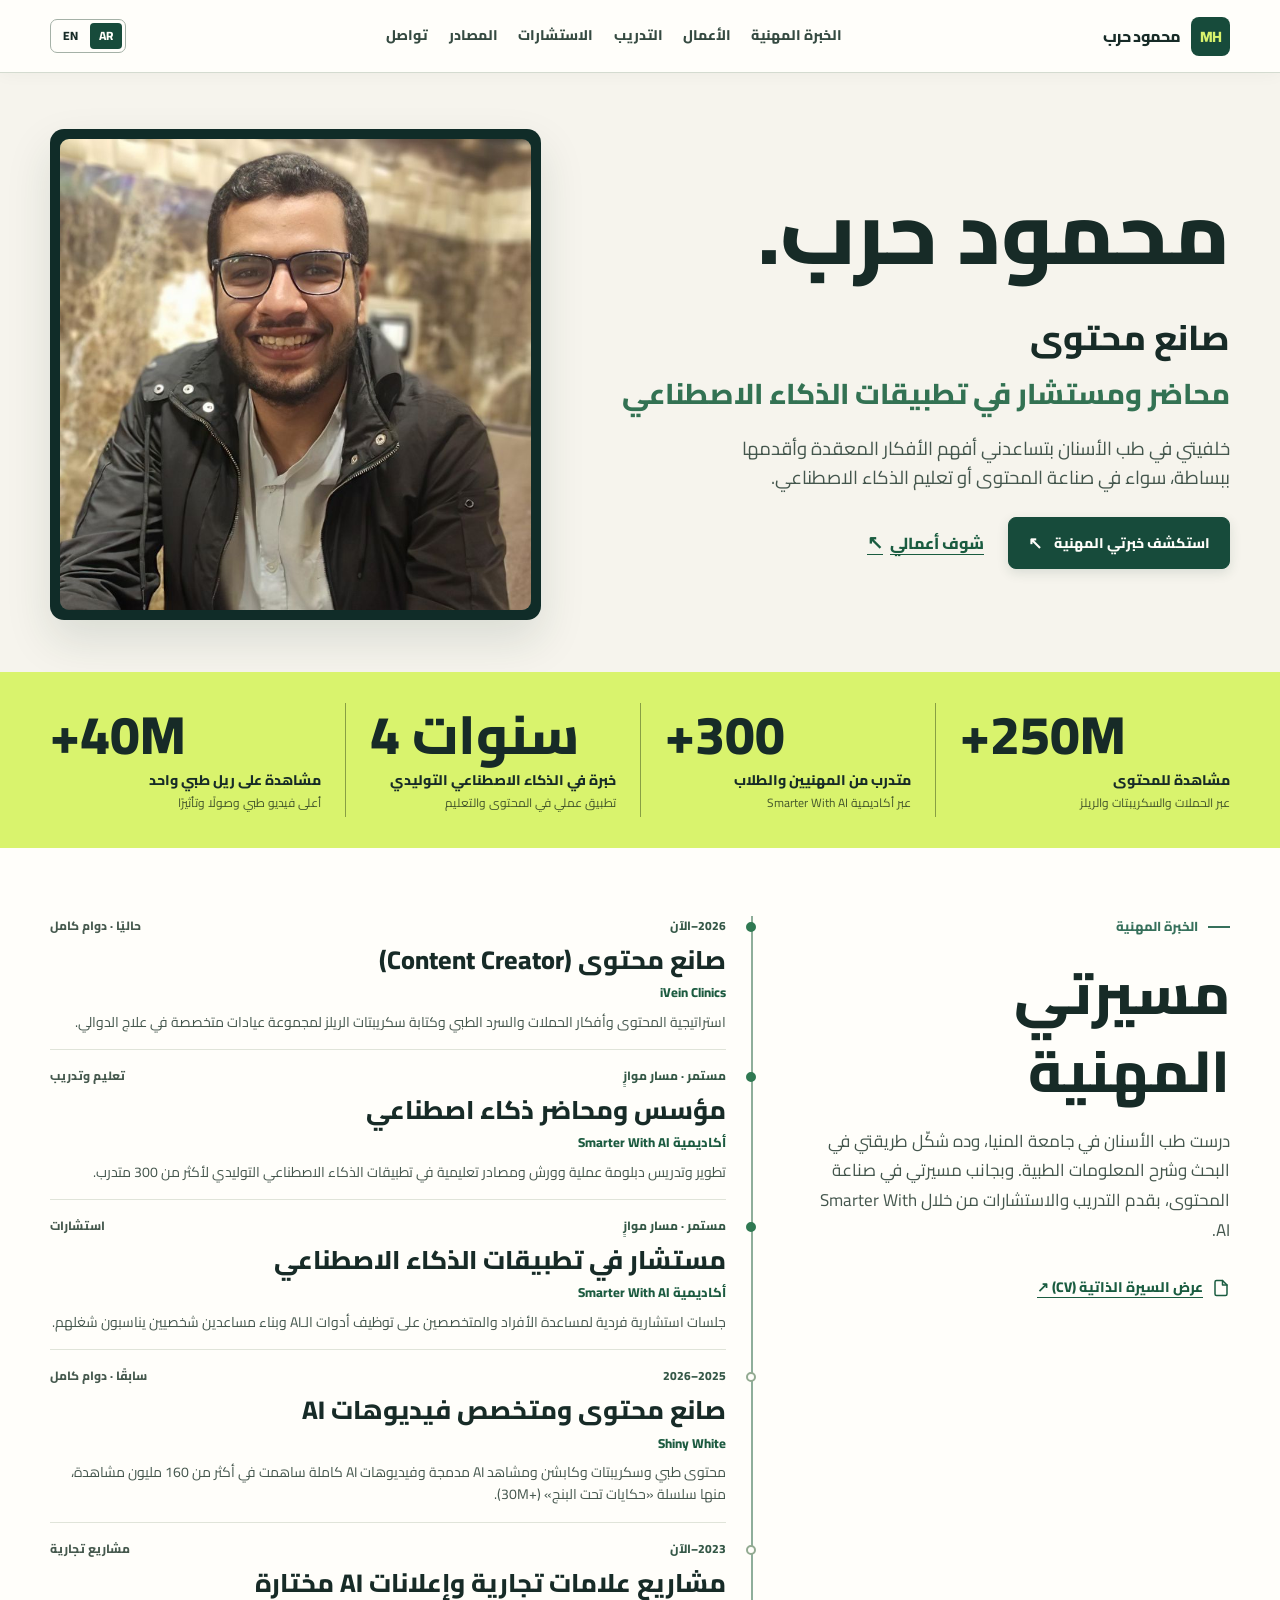
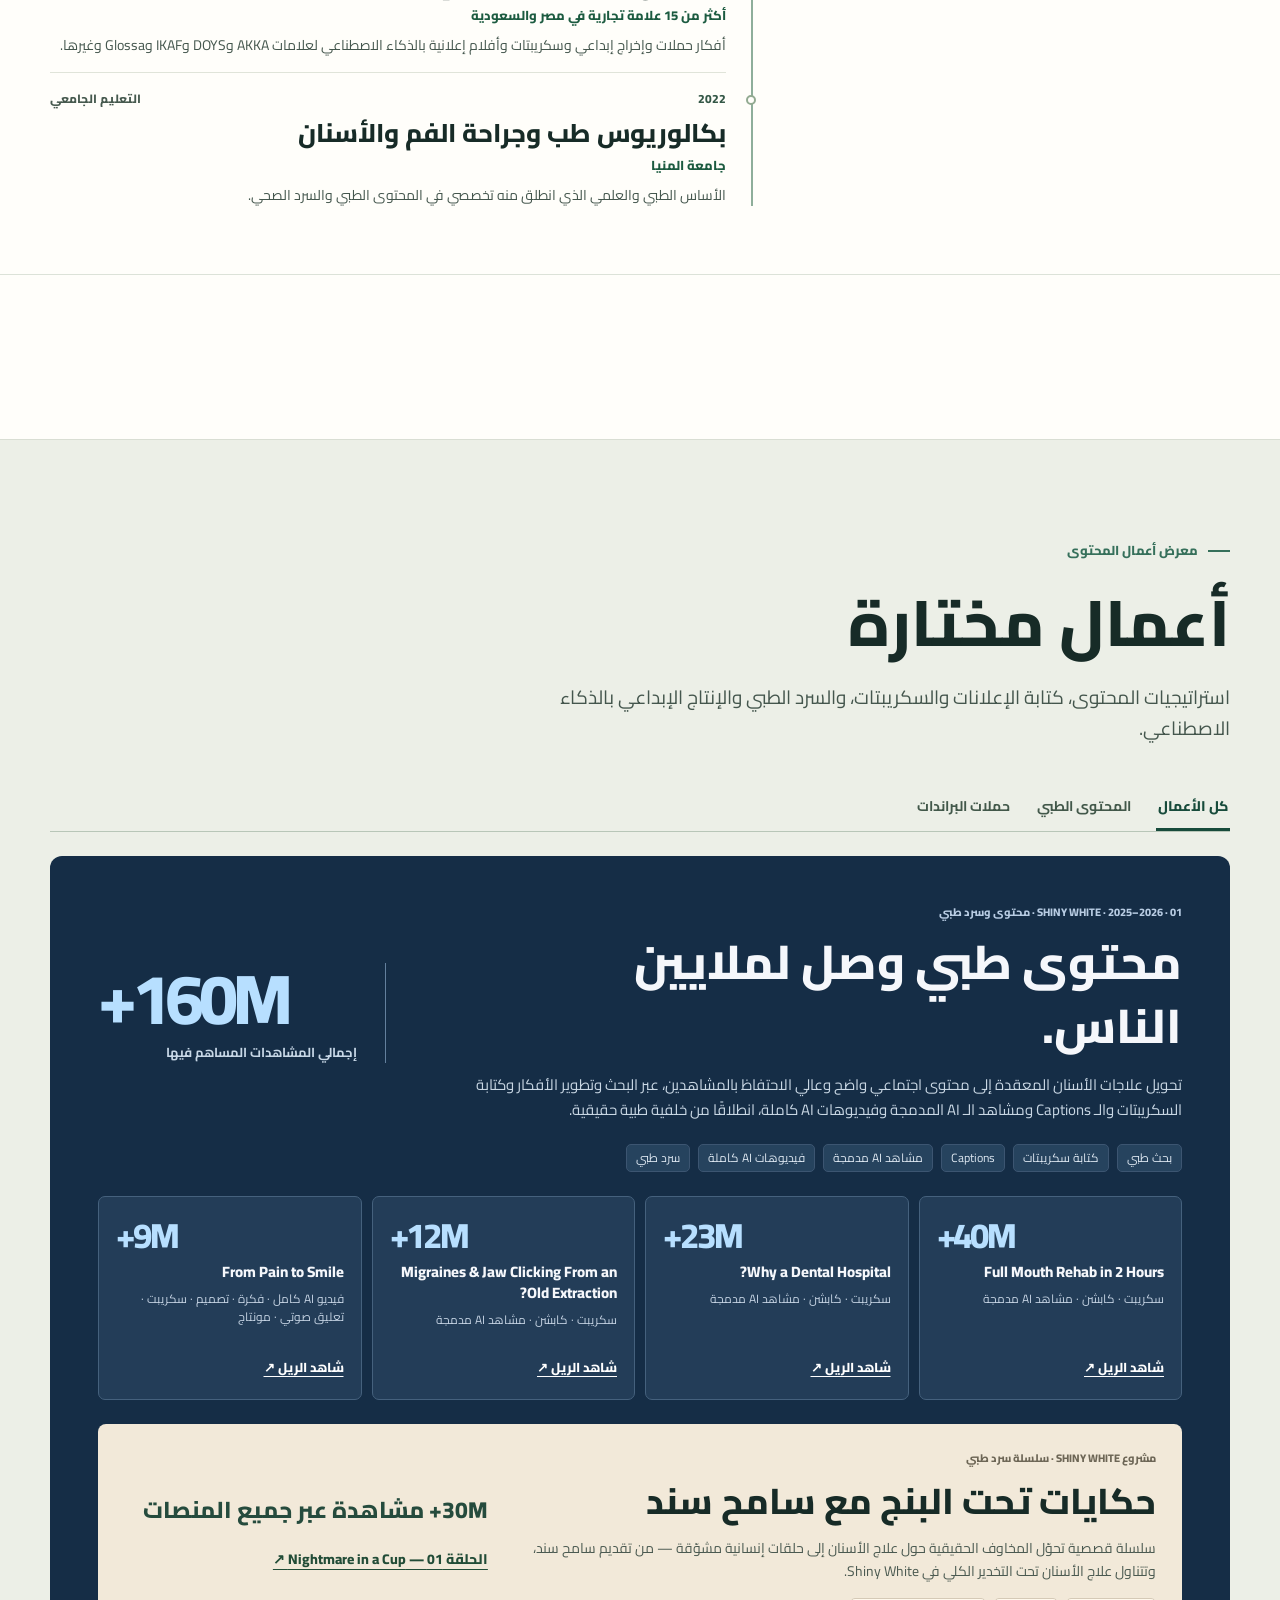
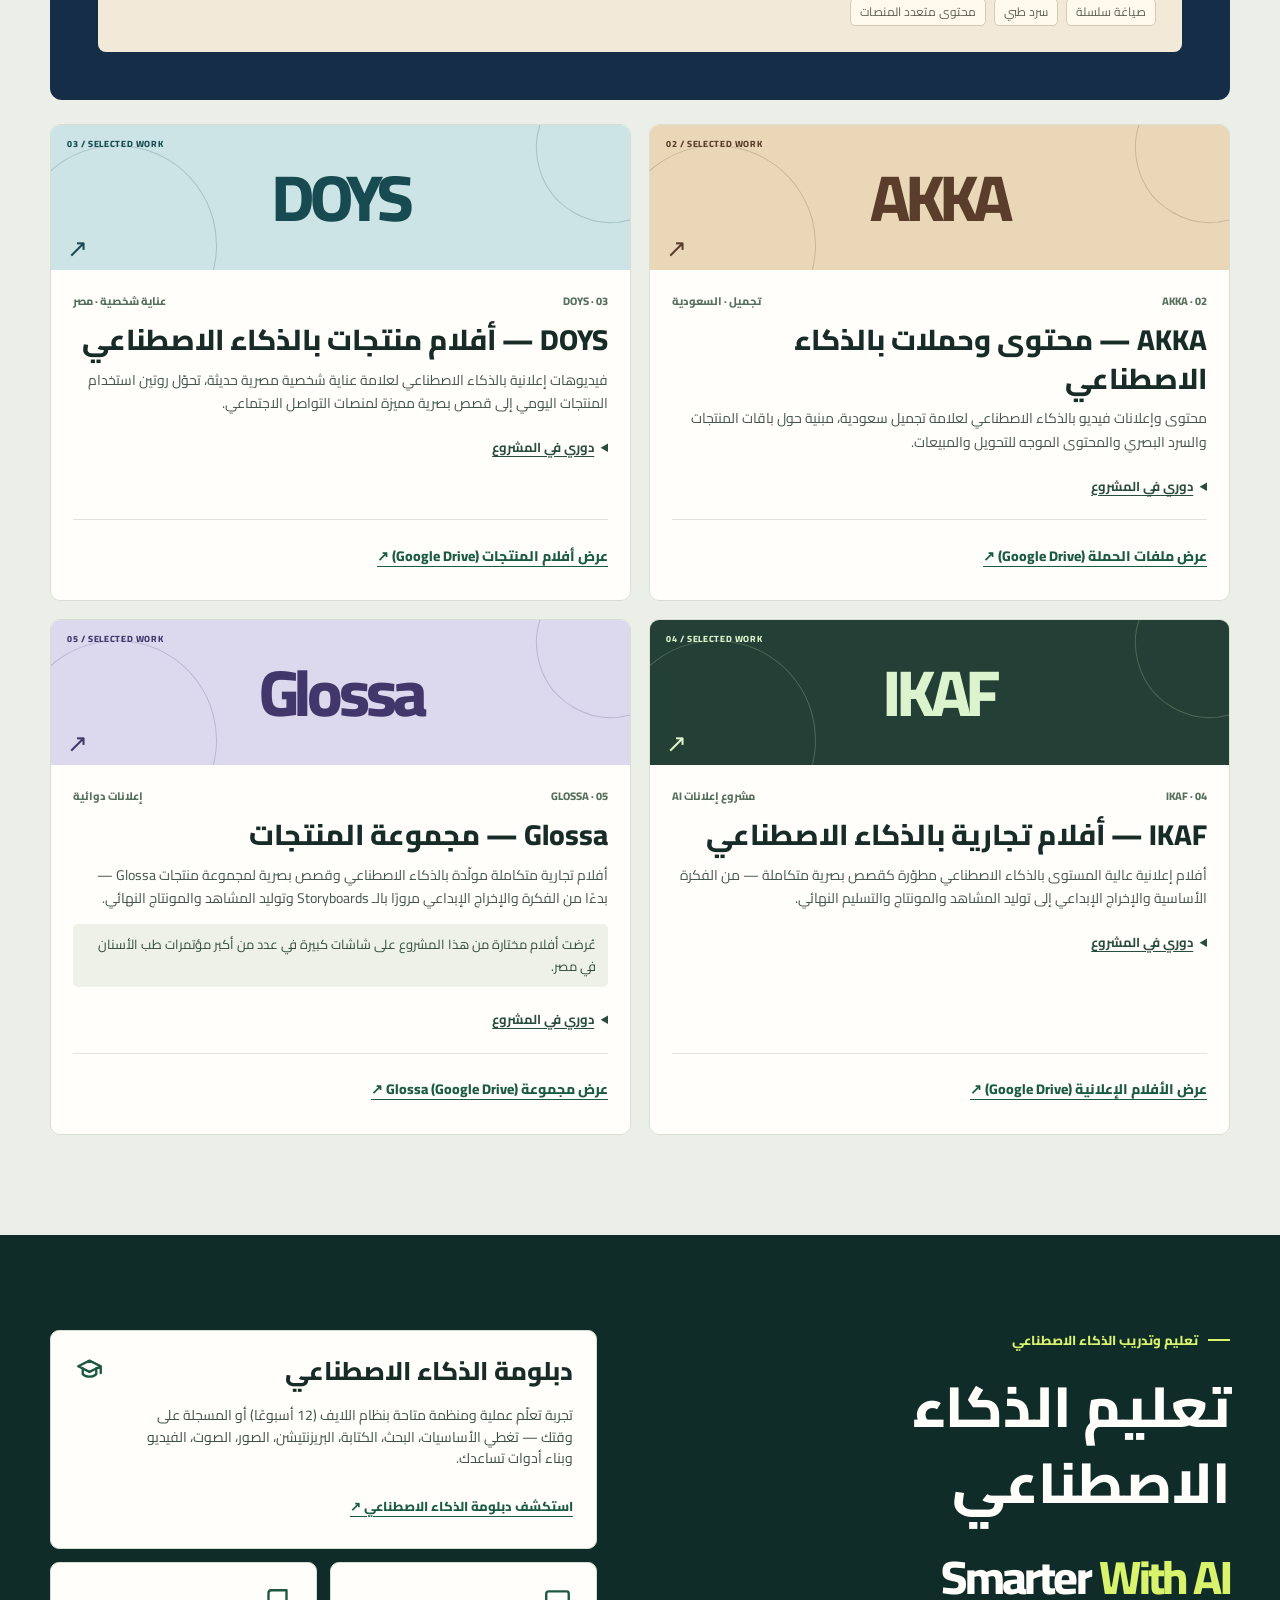
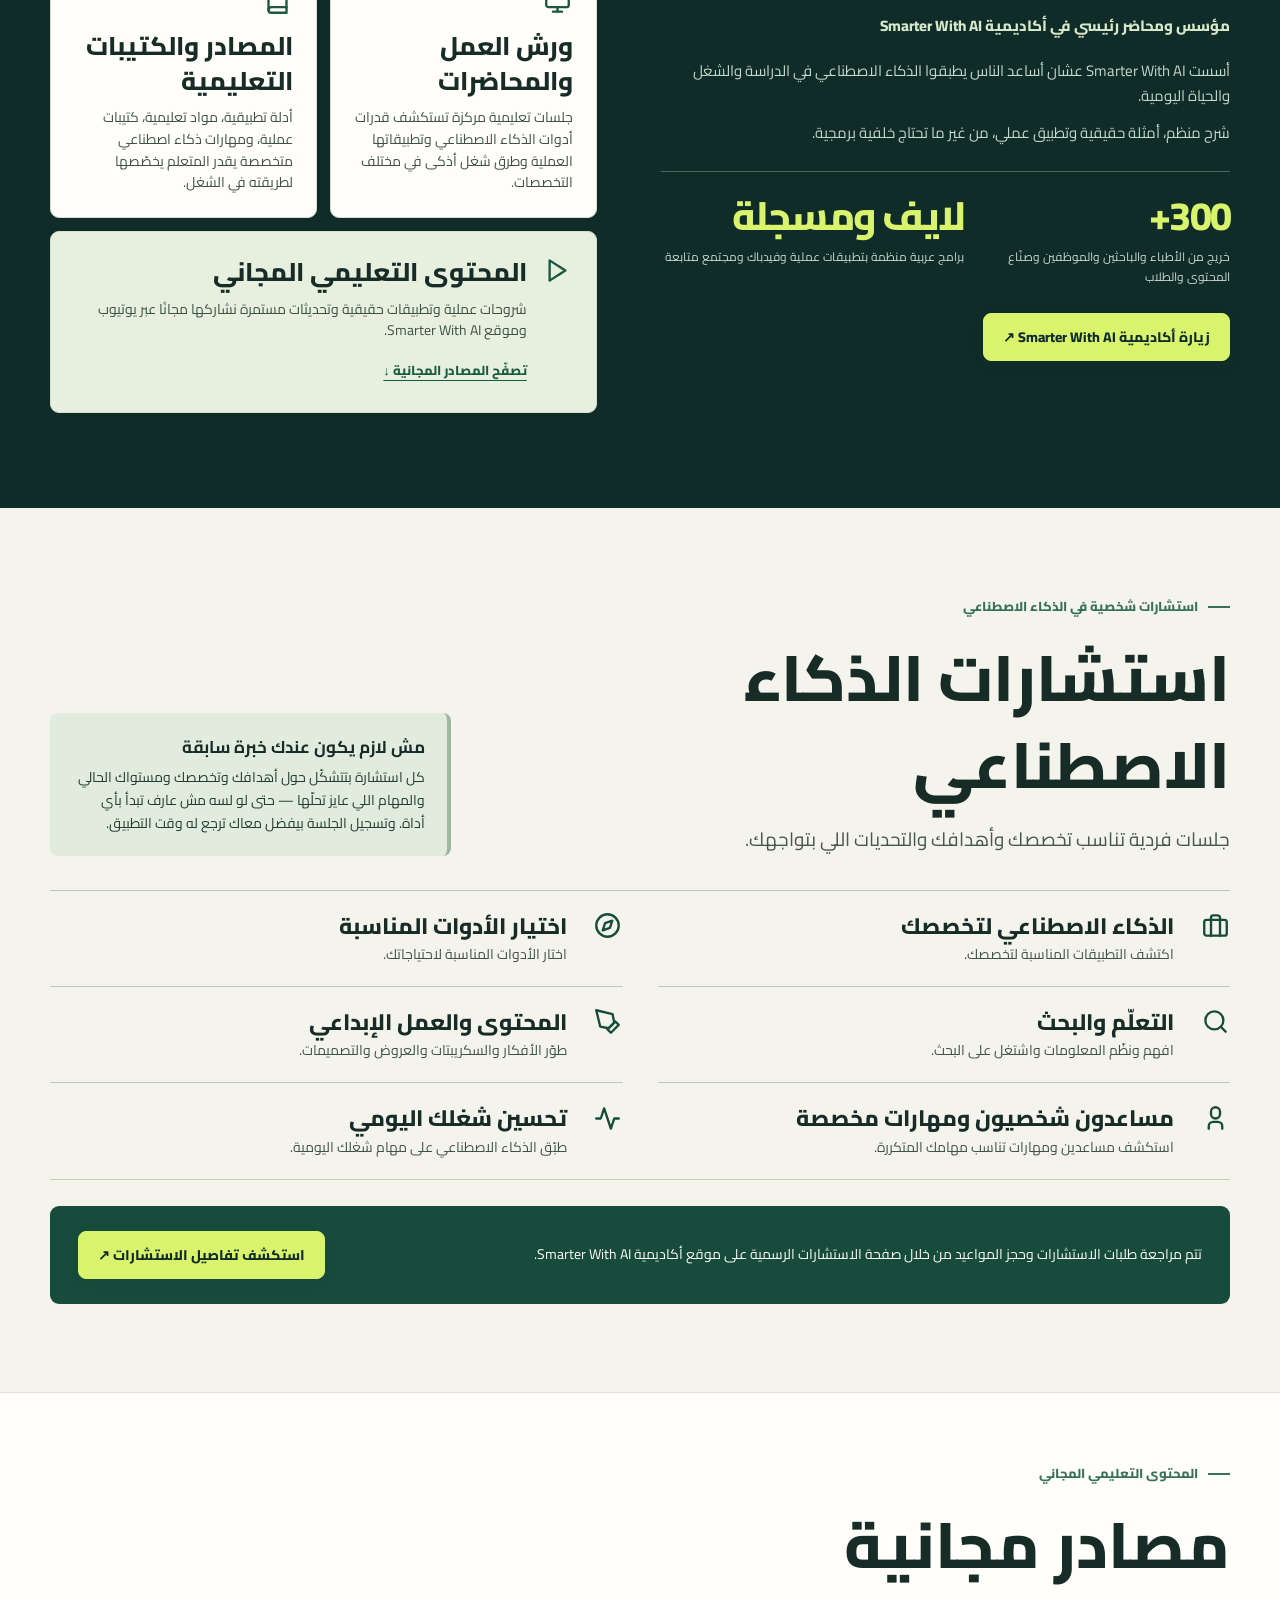
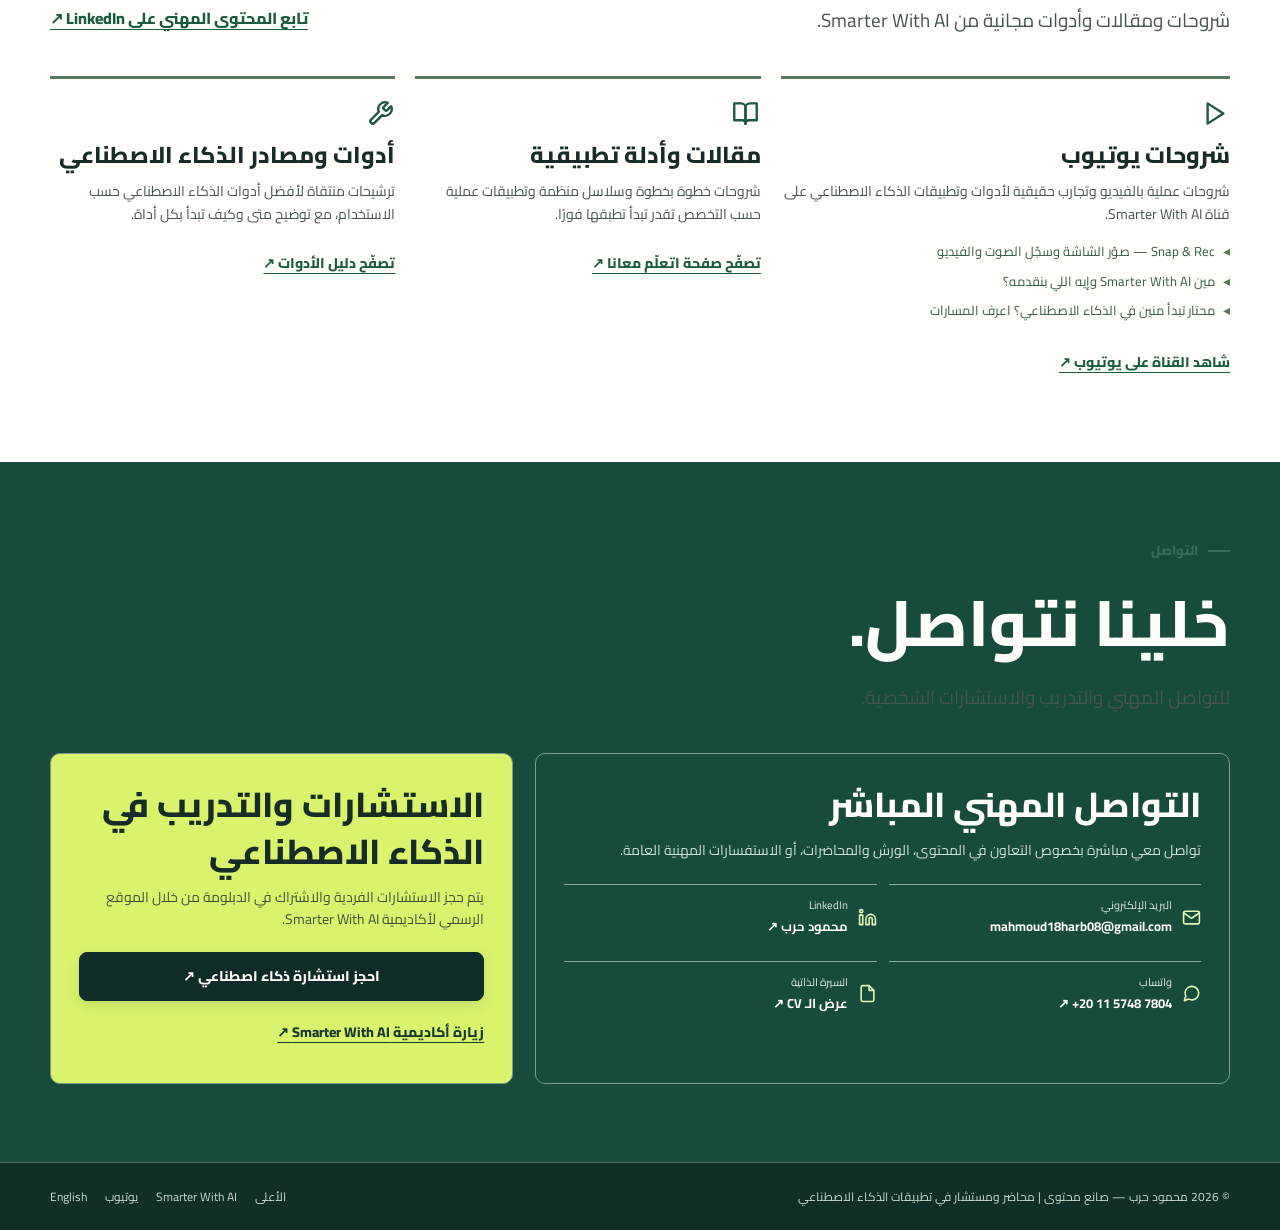
<file: ar/index.html>
<!DOCTYPE html>

<html dir="rtl" lang="ar">
<head>
<meta charset="utf-8"/>
<meta content="width=device-width, initial-scale=1.0" name="viewport"/>
<title>محمود حرب | صانع محتوى ومحاضر ومستشار في تطبيقات الذكاء الاصطناعي</title>
<meta content="محمود حرب — صانع محتوى ومحاضر ومستشار في تطبيقات الذكاء الاصطناعي، ومؤسس أكاديمية Smarter With AI، يجمع بين استراتيجية المحتوى والسرد الطبي والإنتاج الإبداعي وتعليم الذكاء الاصطناعي التوليدي بشكل عملي." name="description"/>
<meta content="محمود حرب" name="author"/>
<meta content="index, follow" name="robots"/>
<link href="https://mahmoudtaru.github.io/MyPortfolio/ar/" rel="canonical"/>
<link href="https://mahmoudtaru.github.io/MyPortfolio/" hreflang="en" rel="alternate"/>
<link href="https://mahmoudtaru.github.io/MyPortfolio/ar/" hreflang="ar" rel="alternate"/>
<link href="https://mahmoudtaru.github.io/MyPortfolio/" hreflang="x-default" rel="alternate"/>
<!-- Open Graph -->
<meta content="website" property="og:type"/>
<meta content="ar_EG" property="og:locale"/>
<meta content="en_US" property="og:locale:alternate"/>
<meta content="محمود حرب | صانع محتوى ومحاضر ومستشار في تطبيقات الذكاء الاصطناعي" property="og:title"/>
<meta content="صانع محتوى ومحاضر ومستشار في تطبيقات الذكاء الاصطناعي، ومؤسس أكاديمية Smarter With AI. استراتيجية محتوى، سرد طبي، إعلانات بالذكاء الاصطناعي، وتدريب واستشارات عملية." property="og:description"/>
<meta content="https://mahmoudtaru.github.io/MyPortfolio/ar/" property="og:url"/>
<meta content="https://mahmoudtaru.github.io/MyPortfolio/assets/mahmoud-harb.jpg" property="og:image"/>
<meta content="محمود حرب — صانع محتوى ومحاضر ومستشار في تطبيقات الذكاء الاصطناعي" property="og:image:alt"/>
<!-- Twitter / X -->
<meta content="summary_large_image" name="twitter:card"/>
<meta content="محمود حرب | صانع محتوى ومحاضر ومستشار في تطبيقات الذكاء الاصطناعي" name="twitter:title"/>
<meta content="صانع محتوى ومحاضر ومستشار في تطبيقات الذكاء الاصطناعي، ومؤسس أكاديمية Smarter With AI." name="twitter:description"/>
<meta content="https://mahmoudtaru.github.io/MyPortfolio/assets/mahmoud-harb.jpg" name="twitter:image"/>
<!-- Fonts -->
<link href="https://fonts.googleapis.com" rel="preconnect"/>
<link crossorigin="" href="https://fonts.gstatic.com" rel="preconnect"/>
<link href="https://fonts.googleapis.com/css2?family=Cairo:wght@400;500;600;700;800&amp;family=Manrope:wght@700;800&amp;display=swap" rel="stylesheet"/>
<link href="../styles.css?v=ux-3" rel="stylesheet"/>
<!-- Structured Data (Schema.org Person) -->
<script type="application/ld+json">
{
  "@context": "https://schema.org",
  "@type": "Person",
  "name": "محمود حرب",
  "alternateName": "Mahmoud Harb",
  "jobTitle": "صانع محتوى | محاضر ومستشار في تطبيقات الذكاء الاصطناعي",
  "description": "صانع محتوى ومحاضر ومستشار في تطبيقات الذكاء الاصطناعي، ومؤسس أكاديمية Smarter With AI، يجمع بين صناعة المحتوى والسرد الطبي والإنتاج الإبداعي وتعليم وتطبيق الذكاء الاصطناعي التوليدي.",
  "url": "https://mahmoudtaru.github.io/MyPortfolio/ar/",
  "image": "https://mahmoudtaru.github.io/MyPortfolio/assets/mahmoud-harb.jpg",
  "alumniOf": {
    "@type": "CollegeOrUniversity",
    "name": "جامعة المنيا"
  },
  "worksFor": {
    "@type": "Organization",
    "name": "iVein Clinics"
  },
  "knowsAbout": [
    "استراتيجية المحتوى",
    "كتابة المحتوى والسكريبت",
    "السرد الطبي",
    "الحملات الإبداعية",
    "الإنتاج البصري بالذكاء الاصطناعي",
    "تعليم الذكاء الاصطناعي التوليدي",
    "استشارات تطبيقات الذكاء الاصطناعي"
  ],
  "sameAs": [
    "https://www.linkedin.com/in/mahmoud-harb-ui1808ux/"
  ],
  "@reverse": {
    "founder": {
      "@type": "EducationalOrganization",
      "name": "Smarter With AI Academy",
      "url": "https://smarterwithaiacademy.com/"
    }
  },
  "@id": "https://mahmoudtaru.github.io/MyPortfolio/#person"
}
  </script>
<noscript><style>.nav-links{display:flex!important;flex-wrap:wrap}.nav-inner{flex-wrap:wrap}.nav-toggle{display:none!important}.filter-bar{display:none}</style></noscript>
</head>
<body>
<a class="skip-link" href="#main">انتقل إلى المحتوى</a>
<!-- Header & Navigation -->
<header class="site-header">
<div class="container nav-inner">
<a aria-label="محمود حرب — الرئيسية" class="brand" href="#home">
<span aria-hidden="true" class="brand-mark">MH</span>
<span>محمود حرب</span>
</a>
<nav aria-label="التنقل الرئيسي" class="nav-links">
<a href="#about">الخبرة المهنية</a>
<a href="#work">الأعمال</a>
<a href="#education">التدريب</a>
<a href="#consultations">الاستشارات</a>
<a href="#resources">المصادر</a>
<a href="#contact">تواصل</a>
</nav>
<div class="nav-actions">
<div aria-label="تبديل اللغة" class="lang-switch" role="group">
<a class="lang-switch__item" data-lang-switch="en" href="../index.html?lang=en" hreflang="en" lang="en">EN</a>
<span aria-current="true" class="lang-switch__item lang-switch__item--active">AR</span>
</div>
<button aria-controls="mobile-drawer" aria-expanded="false" aria-label="فتح قائمة التنقل" class="nav-toggle" id="nav-toggle" type="button">
<svg aria-hidden="true" class="icon" fill="none" stroke="currentColor" stroke-linecap="round" stroke-width="2" viewbox="0 0 24 24">
<line x1="3" x2="21" y1="6" y2="6"></line>
<line x1="3" x2="21" y1="12" y2="12"></line>
<line x1="3" x2="21" y1="18" y2="18"></line>
</svg>
</button>
</div>
</div>
<div aria-hidden="true" class="reading-progress"><span></span></div></header>
<!-- Mobile Navigation Drawer -->
<div aria-hidden="true" class="mobile-backdrop" id="mobile-backdrop"></div>
<aside aria-hidden="true" aria-label="قائمة الموبايل" class="mobile-drawer" id="mobile-drawer" inert="">
<div class="mobile-drawer__head">
<span class="brand">
<span aria-hidden="true" class="brand-mark">MH</span>
<span>محمود حرب</span>
</span>
<button aria-label="إغلاق القائمة" class="nav-toggle" id="drawer-close" style="display:inline-flex" type="button">
<svg aria-hidden="true" class="icon" fill="none" stroke="currentColor" stroke-linecap="round" stroke-width="2" viewbox="0 0 24 24">
<line x1="18" x2="6" y1="6" y2="18"></line>
<line x1="6" x2="18" y1="6" y2="18"></line>
</svg>
</button>
</div>
<nav aria-label="أقسام الموقع" class="mobile-drawer__links">
<a href="#home">الرئيسية</a>
<a href="#about">الخبرة المهنية</a>
<a href="#work">الأعمال</a>
<a href="#education">التدريب</a>
<a href="#consultations">الاستشارات</a>
<a href="#resources">المصادر</a>
<a href="#contact">تواصل</a>
</nav>

</aside>
<main id="main">
<!-- 1. Hero Section -->
<section class="hero" id="home">
<div class="container hero-grid">
<div class="hero-content">
<h1 class="hero-title">محمود حرب.</h1><p class="hero-profession">صانع محتوى<span>محاضر ومستشار في تطبيقات الذكاء الاصطناعي</span></p>
<p class="hero-desc">خلفيتي في طب الأسنان بتساعدني أفهم الأفكار المعقدة وأقدمها ببساطة، سواء في صناعة المحتوى أو تعليم الذكاء الاصطناعي.</p>

<div class="hero-actions"><a class="btn btn--primary" href="#about">استكشف خبرتي المهنية <span aria-hidden="true" class="direction-arrow">↖</span></a><a class="text-link hero-work-link" href="#work">شوف أعمالي <span aria-hidden="true" class="direction-arrow">↖</span></a></div>
</div>
<div class="hero-visual">
<div class="portrait-frame">
<div class="portrait-inner">
<img alt="محمود حرب — صانع محتوى ومحاضر ومستشار في تطبيقات الذكاء الاصطناعي" data-portrait-img="" fetchpriority="high" height="800" src="../assets/mahmoud-harb.jpg" width="800"/>
<div aria-hidden="true" class="portrait-fallback">
<div class="portrait-fallback__monogram">MH</div>
<div class="portrait-fallback__name">محمود حرب</div>
<div class="portrait-fallback__role">صانع محتوى | محاضر ومستشار ذكاء اصطناعي</div>
</div>
</div>

</div>
</div>
</div>
</section>
<!-- 2. Impact in Numbers -->
<section aria-label="الأثر بالأرقام" class="impact-band" id="impact">
<div class="container">
<div class="impact-grid">
<div class="impact-item reveal">
<div class="impact-num"><span class="ltr-inline">+250M</span></div>
<div class="impact-label">مشاهدة للمحتوى</div>
<div class="impact-sub">عبر الحملات والسكريبتات والريلز</div>
</div>
<div class="impact-item reveal">
<div class="impact-num"><span class="ltr-inline">+300</span></div>
<div class="impact-label">متدرب من المهنيين والطلاب</div>
<div class="impact-sub">عبر أكاديمية Smarter With AI</div>
</div>
<div class="impact-item reveal">
<div class="impact-num">4 سنوات</div>
<div class="impact-label">خبرة في الذكاء الاصطناعي التوليدي</div>
<div class="impact-sub">تطبيق عملي في المحتوى والتعليم</div>
</div>
<div class="impact-item reveal">
<div class="impact-num"><span class="ltr-inline">+40M</span></div>
<div class="impact-label">مشاهدة على ريل طبي واحد</div>
<div class="impact-sub">أعلى فيديو طبي وصولًا وتأثيرًا</div>
</div>
</div>
</div>
</section>
<!-- 3. Areas of Expertise -->
<section class="section" id="about">
<div class="container about-grid">
<div class="reveal">
<p class="eyebrow">الخبرة المهنية</p>
<h2 class="section-title">مسيرتي المهنية</h2>
<div class="about-story"><p>درست طب الأسنان في جامعة المنيا، وده شكّل طريقتي في البحث وشرح المعلومات الطبية. وبجانب مسيرتي في صناعة المحتوى، بقدم التدريب والاستشارات من خلال Smarter With AI.</p></div>
<a class="text-link secondary-action" href="https://drive.google.com/file/d/1P5O25Xbf8nx5w7szlgCJNz-SjJ8fEfJl/view?usp=sharing" rel="noopener noreferrer" target="_blank">
<svg aria-hidden="true" class="icon icon--sm" fill="none" stroke="currentColor" stroke-linecap="round" stroke-linejoin="round" stroke-width="2" viewbox="0 0 24 24">
<path d="M14 2H6a2 2 0 0 0-2 2v16a2 2 0 0 0 2 2h12a2 2 0 0 0 2-2V8z"></path>
<polyline points="14 2 14 8 20 8"></polyline>
</svg>
<span>عرض السيرة الذاتية (CV) ↗</span>
</a>
</div>
<div aria-label="المسار المهني" class="timeline reveal">
<article class="timeline-item timeline-item--current">
<div class="timeline-top">
<span class="timeline-date">2026–الآن</span>
<span class="timeline-type">حاليًا · دوام كامل</span>
</div>
<h3>صانع محتوى (Content Creator)</h3>
<div class="timeline-org">iVein Clinics</div>
<p>استراتيجية المحتوى وأفكار الحملات والسرد الطبي وكتابة سكريبتات الريلز لمجموعة عيادات متخصصة في علاج الدوالي.</p>
</article>
<article class="timeline-item timeline-item--current">
<div class="timeline-top">
<span class="timeline-date">مستمر · مسار موازٍ</span>
<span class="timeline-type">تعليم وتدريب</span>
</div>
<h3>مؤسس ومحاضر ذكاء اصطناعي</h3>
<div class="timeline-org">أكاديمية Smarter With AI</div>
<p>تطوير وتدريس دبلومة عملية وورش ومصادر تعليمية في تطبيقات الذكاء الاصطناعي التوليدي لأكثر من 300 متدرب.</p>
</article>
<article class="timeline-item timeline-item--current">
<div class="timeline-top">
<span class="timeline-date">مستمر · مسار موازٍ</span>
<span class="timeline-type">استشارات</span>
</div>
<h3>مستشار في تطبيقات الذكاء الاصطناعي</h3>
<div class="timeline-org">أكاديمية Smarter With AI</div>
<p>جلسات استشارية فردية لمساعدة الأفراد والمتخصصين على توظيف أدوات الـAI وبناء مساعدين شخصيين يناسبون شغلهم.</p>
</article>
<article class="timeline-item">
<div class="timeline-top">
<span class="timeline-date">2025–2026</span>
<span class="timeline-type">سابقًا · دوام كامل</span>
</div>
<h3>صانع محتوى ومتخصص فيديوهات AI</h3>
<div class="timeline-org">Shiny White</div>
<p>محتوى طبي وسكريبتات وكابشن ومشاهد AI مدمجة وفيديوهات AI كاملة ساهمت في أكثر من 160 مليون مشاهدة، منها سلسلة «حكايات تحت البنج» (+30M).</p>
</article>
<article class="timeline-item">
<div class="timeline-top">
<span class="timeline-date">2023–الآن</span>
<span class="timeline-type">مشاريع تجارية</span>
</div>
<h3>مشاريع علامات تجارية وإعلانات AI مختارة</h3>
<div class="timeline-org">أكثر من 15 علامة تجارية في مصر والسعودية</div>
<p>أفكار حملات وإخراج إبداعي وسكريبتات وأفلام إعلانية بالذكاء الاصطناعي لعلامات AKKA وDOYS وIKAF وGlossa وغيرها.</p>
</article>
<article class="timeline-item">
<div class="timeline-top">
<span class="timeline-date">2022</span>
<span class="timeline-type">التعليم الجامعي</span>
</div>
<h3>بكالوريوس طب وجراحة الفم والأسنان</h3>
<div class="timeline-org">جامعة المنيا</div>
<p>الأساس الطبي والعلمي الذي انطلق منه تخصصي في المحتوى الطبي والسرد الصحي.</p>
</article>
</div>
</div>
</section>
<div id="expertise" class="legacy-anchor-static" aria-hidden="true"></div><div id="services" class="legacy-anchor-static" aria-hidden="true"></div>
<!-- 4. Content Portfolio -->
<section class="section section--alt" id="work">
<div aria-hidden="true" id="projects"></div>
<div class="container">
<div class="section-header section-header--split reveal">
<div>
<p class="eyebrow">معرض أعمال المحتوى</p>
<h2 class="section-title">أعمال مختارة</h2>
<p class="section-lead">استراتيجيات المحتوى، كتابة الإعلانات والسكريبتات، والسرد الطبي والإنتاج الإبداعي بالذكاء الاصطناعي.</p>
</div>
</div>
<!-- Simple Category Filter -->
<div aria-label="تصفية الأعمال حسب النوع" class="filter-bar" role="group">
<button aria-pressed="true" class="filter-btn is-active" data-filter="all" type="button">كل الأعمال</button>
<button aria-pressed="false" class="filter-btn" data-filter="medical" type="button">المحتوى الطبي</button>
<button aria-pressed="false" class="filter-btn" data-filter="brand" type="button">حملات البراندات</button>
</div>
<!-- Current Role Spotlight: iVein Clinics -->

<!-- 01 · Shiny White -->
<article class="case-feature reveal" data-categories="medical">
<div class="case-header">
<div>
<p class="case-meta">01 · SHINY WHITE · 2025–2026 · محتوى وسرد طبي</p>
<h3>محتوى طبي وصل لملايين الناس.</h3>
<p class="case-desc">
                تحويل علاجات الأسنان المعقدة إلى محتوى اجتماعي واضح وعالي الاحتفاظ بالمشاهدين، عبر البحث وتطوير الأفكار وكتابة السكريبتات والـ Captions ومشاهد الـ AI المدمجة وفيديوهات AI كاملة، انطلاقًا من خلفية طبية حقيقية.
              </p>
</div>
<div class="case-stat-box">
<div class="case-stat-box__num"><span class="ltr-inline">+160M</span></div>
<div class="case-stat-box__label">إجمالي المشاهدات المساهم فيها</div>
</div>
</div>
<div class="tag-cloud">
<span class="tag">بحث طبي</span>
<span class="tag">كتابة سكريبتات</span>
<span class="tag">Captions</span>
<span class="tag">مشاهد AI مدمجة</span>
<span class="tag">فيديوهات AI كاملة</span>
<span class="tag">سرد طبي</span>
</div>
<!-- 4 Reels -->
<div class="reels-grid">
<a class="reel-card" href="https://www.instagram.com/reel/DV_U5z1jWoQ/?utm_source=ig_web_copy_link&amp;igsh=MzRlODBiNWFlZA==" rel="noopener noreferrer" target="_blank">
<span class="reel-card__views"><span class="ltr-inline">+40M</span></span>
<span class="reel-card__title">Full Mouth Rehab in 2 Hours</span>
<span class="reel-card__role">سكريبت · كابشن · مشاهد AI مدمجة</span>
<span class="reel-card__cta">شاهد الريل ↗</span>
</a>
<a class="reel-card" href="https://www.instagram.com/reel/DWJBw4IjeYD/?utm_source=ig_web_copy_link&amp;igsh=MzRlODBiNWFlZA==" rel="noopener noreferrer" target="_blank">
<span class="reel-card__views"><span class="ltr-inline">+23M</span></span>
<span class="reel-card__title">Why a Dental Hospital?</span>
<span class="reel-card__role">سكريبت · كابشن · مشاهد AI مدمجة</span>
<span class="reel-card__cta">شاهد الريل ↗</span>
</a>
<a class="reel-card" href="https://www.instagram.com/reel/DZa8bceiqEs/?utm_source=ig_web_copy_link&amp;igsh=MzRlODBiNWFlZA==" rel="noopener noreferrer" target="_blank">
<span class="reel-card__views"><span class="ltr-inline">+12M</span></span>
<span class="reel-card__title">Migraines &amp; Jaw Clicking From an Old Extraction?</span>
<span class="reel-card__role">سكريبت · كابشن · مشاهد AI مدمجة</span>
<span class="reel-card__cta">شاهد الريل ↗</span>
</a>
<a class="reel-card" href="https://www.instagram.com/reel/DaA4KxXFO-6/?utm_source=ig_web_copy_link&amp;igsh=MzRlODBiNWFlZA==" rel="noopener noreferrer" target="_blank">
<span class="reel-card__views"><span class="ltr-inline">+9M</span></span>
<span class="reel-card__title">From Pain to Smile</span>
<span class="reel-card__role">فيديو AI كامل · فكرة · تصميم · سكريبت · تعليق صوتي · مونتاج</span>
<span class="reel-card__cta">شاهد الريل ↗</span>
</a>
</div>
<!-- Series: حكايات تحت البنج -->
<div class="series-band">
<div class="series-band__info">
<p class="case-meta">مشروع SHINY WHITE · سلسلة سرد طبي</p>
<h4 class="series-band__title">حكايات تحت البنج مع سامح سند</h4>
<p class="series-band__desc">
                سلسلة قصصية تحوّل المخاوف الحقيقية حول علاج الأسنان إلى حلقات إنسانية مشوّقة — من تقديم سامح سند، وتتناول علاج الأسنان تحت التخدير الكلي في Shiny White.
              </p>
<div class="tag-cloud">
<span class="tag">صياغة سلسلة</span>
<span class="tag">سرد طبي</span>
<span class="tag">محتوى متعدد المنصات</span>
</div>
</div>
<div class="series-band__actions">
<span class="series-stat"><span class="ltr-inline">+30M</span> مشاهدة عبر جميع المنصات</span>
<a class="text-link secondary-action" href="https://www.instagram.com/reel/DdPXJDYk1cg/" rel="noopener noreferrer" target="_blank">
<span>الحلقة 01 — Nightmare in a Cup ↗</span>
</a>
</div>
</div>
</article>
<!-- 02–05 Brand Projects -->
<div class="projects-grid">
<!-- 02 · AKKA -->
<article class="project-card reveal" data-categories="brand"><div aria-hidden="true" class="project-cover cover-0"><span class="cover-number">02 / SELECTED WORK</span><strong>AKKA</strong><span class="cover-arrow">↗</span></div>
<div class="project-card__head">
<span class="project-card__index">02 · AKKA</span>
<span class="project-card__cat">تجميل · السعودية</span>
</div>
<h3>AKKA — محتوى وحملات بالذكاء الاصطناعي</h3>
<p class="project-card__desc">
              محتوى وإعلانات فيديو بالذكاء الاصطناعي لعلامة تجميل سعودية، مبنية حول باقات المنتجات والسرد البصري والمحتوى الموجه للتحويل والمبيعات.
            </p>

<details class="project-details"><summary>دوري في المشروع</summary><div class="tag-cloud">
<span class="tag">فكرة الحملة</span>
<span class="tag">Copywriting</span>
<span class="tag">سكريبتات</span>
<span class="tag">Storyboards</span>
<span class="tag">فيديو AI</span>
<span class="tag">مونتاج</span>
</div></details><div class="project-card__footer">
<a class="text-link" href="https://drive.google.com/drive/folders/1aj6il_2NTvbgOJnVXtIymrxKfmsrHSlH?usp=sharing" rel="noopener noreferrer" target="_blank">
<span>عرض ملفات الحملة (Google Drive) ↗</span>
</a>
</div>
</article>
<!-- 03 · DOYS -->
<article class="project-card reveal" data-categories="brand"><div aria-hidden="true" class="project-cover cover-1"><span class="cover-number">03 / SELECTED WORK</span><strong>DOYS</strong><span class="cover-arrow">↗</span></div>
<div class="project-card__head">
<span class="project-card__index">03 · DOYS</span>
<span class="project-card__cat">عناية شخصية · مصر</span>
</div>
<h3>DOYS — أفلام منتجات بالذكاء الاصطناعي</h3>
<p class="project-card__desc">
              فيديوهات إعلانية بالذكاء الاصطناعي لعلامة عناية شخصية مصرية حديثة، تحوّل روتين استخدام المنتجات اليومي إلى قصص بصرية مميزة لمنصات التواصل الاجتماعي.
            </p>

<details class="project-details"><summary>دوري في المشروع</summary><div class="tag-cloud">
<span class="tag">أفكار حملات</span>
<span class="tag">سرد بصري للمنتج</span>
<span class="tag">Storyboards</span>
<span class="tag">إنتاج فيديو AI</span>
<span class="tag">مونتاج</span>
</div></details><div class="project-card__footer">
<a class="text-link" href="https://drive.google.com/drive/folders/10xfFefMKildUGDQIqeUZ_ebQLPtqSalC?usp=sharing" rel="noopener noreferrer" target="_blank">
<span>عرض أفلام المنتجات (Google Drive) ↗</span>
</a>
</div>
</article>
<!-- 04 · IKAF -->
<article class="project-card reveal" data-categories="brand"><div aria-hidden="true" class="project-cover cover-2"><span class="cover-number">04 / SELECTED WORK</span><strong>IKAF</strong><span class="cover-arrow">↗</span></div>
<div class="project-card__head">
<span class="project-card__index">04 · IKAF</span>
<span class="project-card__cat">مشروع إعلانات AI</span>
</div>
<h3>IKAF — أفلام تجارية بالذكاء الاصطناعي</h3>
<p class="project-card__desc">
              أفلام إعلانية عالية المستوى بالذكاء الاصطناعي مطوّرة كقصص بصرية متكاملة — من الفكرة الأساسية والإخراج الإبداعي إلى توليد المشاهد والمونتاج والتسليم النهائي.
            </p>

<details class="project-details"><summary>دوري في المشروع</summary><div class="tag-cloud">
<span class="tag">أفكار حملات</span>
<span class="tag">إخراج إبداعي</span>
<span class="tag">Storyboards</span>
<span class="tag">إنتاج فيديو AI</span>
<span class="tag">مونتاج</span>
</div></details><div class="project-card__footer">
<a class="text-link" href="https://drive.google.com/drive/folders/1GudriAUre6Y--x9tqzq98gIAjBlbUS17?usp=sharing" rel="noopener noreferrer" target="_blank">
<span>عرض الأفلام الإعلانية (Google Drive) ↗</span>
</a>
</div>
</article>
<!-- 05 · Glossa -->
<article class="project-card reveal" data-categories="brand medical"><div aria-hidden="true" class="project-cover cover-3"><span class="cover-number">05 / SELECTED WORK</span><strong>Glossa</strong><span class="cover-arrow">↗</span></div>
<div class="project-card__head">
<span class="project-card__index">05 · GLOSSA</span>
<span class="project-card__cat">إعلانات دوائية</span>
</div>
<h3>Glossa — مجموعة المنتجات</h3>
<p class="project-card__desc">
              أفلام تجارية متكاملة مولّدة بالذكاء الاصطناعي وقصص بصرية لمجموعة منتجات Glossa — بدءًا من الفكرة والإخراج الإبداعي مرورًا بالـ Storyboards وتوليد المشاهد والمونتاج النهائي.
            </p>
<p class="project-card__note">
              عُرضت أفلام مختارة من هذا المشروع على شاشات كبيرة في عدد من أكبر مؤتمرات طب الأسنان في مصر.
            </p>

<details class="project-details"><summary>دوري في المشروع</summary><div class="tag-cloud">
<span class="tag">إعلانات AI متكاملة</span>
<span class="tag">إخراج إبداعي</span>
<span class="tag">Storyboards</span>
<span class="tag">إنتاج فيديو AI</span>
<span class="tag">مونتاج نهائي</span>
</div></details><div class="project-card__footer">
<a class="text-link" href="https://drive.google.com/drive/folders/1ZJujZo2g473f6RY53t7mGYjmjzGdkk7b?usp=sharing" rel="noopener noreferrer" target="_blank">
<span>عرض مجموعة Glossa (Google Drive) ↗</span>
</a>
</div>
</article>
</div>
</div>
</section>
<!-- 5. AI Education — Smarter With AI Academy -->
<section class="section" id="education">
<div class="container edu-layout">
<div class="reveal">
<p class="eyebrow">تعليم وتدريب الذكاء الاصطناعي</p>
<h2 class="section-title">تعليم الذكاء الاصطناعي</h2>
<div aria-label="Smarter With AI" class="academy-wordmark">Smarter<span>With AI</span></div><p class="edu-subtitle">مؤسس ومحاضر رئيسي في أكاديمية Smarter With AI</p>
<div class="edu-body">
<p>أسست Smarter With AI عشان أساعد الناس يطبقوا الذكاء الاصطناعي في الدراسة والشغل والحياة اليومية.</p>
<p>شرح منظم، أمثلة حقيقية وتطبيق عملي، من غير ما تحتاج خلفية برمجية.</p>
</div>
<div class="edu-proof-row">
<div class="edu-proof">
<div class="edu-proof__val"><span class="ltr-inline">+300</span></div>
<div class="edu-proof__lbl">خريج من الأطباء والباحثين والموظفين وصنّاع المحتوى والطلاب</div>
</div>
<div class="edu-proof">
<div class="edu-proof__val">لايف ومسجلة</div>
<div class="edu-proof__lbl">برامج عربية منظمة بتطبيقات عملية وفيدباك ومجتمع متابعة</div>
</div>
</div>
<a class="btn btn--primary" href="https://smarterwithaiacademy.com/" rel="noopener noreferrer" target="_blank">
<span>زيارة أكاديمية Smarter With AI ↗</span>
</a>
</div>
<div class="edu-pillars reveal">
<article class="pillar-card pillar-card--featured">
<div aria-hidden="true" class="pillar-icon">
<svg class="icon" fill="none" stroke="currentColor" stroke-linecap="round" stroke-linejoin="round" stroke-width="2" viewbox="0 0 24 24">
<path d="M22 10v6M2 10l10-5 10 5-10 5z"></path>
<path d="M6 12v5c3 3 9 3 12 0v-5"></path>
</svg>
</div>
<h3>دبلومة الذكاء الاصطناعي</h3>
<p>
              تجربة تعلّم عملية ومنظمة متاحة بنظام اللايف (12 أسبوعًا) أو المسجلة على وقتك — تغطي الأساسيات، البحث، الكتابة، البريزنتيشن، الصور، الصوت، الفيديو وبناء أدوات تساعدك.
            </p>
<a class="text-link" href="https://smarterwithaiacademy.com/diploma" rel="noopener noreferrer" target="_blank">
<span>استكشف دبلومة الذكاء الاصطناعي ↗</span>
</a>
</article>
<article class="pillar-card">
<div aria-hidden="true" class="pillar-icon">
<svg class="icon" fill="none" stroke="currentColor" stroke-linecap="round" stroke-linejoin="round" stroke-width="2" viewbox="0 0 24 24">
<rect height="14" rx="2" width="20" x="2" y="3"></rect>
<line x1="8" x2="16" y1="21" y2="21"></line>
<line x1="12" x2="12" y1="17" y2="21"></line>
</svg>
</div>
<h3>ورش العمل والمحاضرات</h3>
<p>
              جلسات تعليمية مركزة تستكشف قدرات أدوات الذكاء الاصطناعي وتطبيقاتها العملية وطرق شغل أذكى في مختلف التخصصات.
            </p>
</article>
<article class="pillar-card">
<div aria-hidden="true" class="pillar-icon">
<svg class="icon" fill="none" stroke="currentColor" stroke-linecap="round" stroke-linejoin="round" stroke-width="2" viewbox="0 0 24 24">
<path d="M4 19.5A2.5 2.5 0 0 1 6.5 17H20"></path>
<path d="M6.5 2H20v20H6.5A2.5 2.5 0 0 1 4 19.5v-15A2.5 2.5 0 0 1 6.5 2z"></path>
</svg>
</div>
<h3>المصادر والكتيبات التعليمية</h3>
<p>
              أدلة تطبيقية، مواد تعليمية، كتيبات عملية، ومهارات ذكاء اصطناعي متخصصة يقدر المتعلم يخصّصها لطريقته في الشغل.
            </p>
</article>
<article class="pillar-card">
<div aria-hidden="true" class="pillar-icon">
<svg class="icon" fill="none" stroke="currentColor" stroke-linecap="round" stroke-linejoin="round" stroke-width="2" viewbox="0 0 24 24">
<polygon points="5 3 19 12 5 21 5 3"></polygon>
</svg>
</div>
<h3>المحتوى التعليمي المجاني</h3>
<p>
              شروحات عملية وتطبيقات حقيقية وتحديثات مستمرة نشاركها مجانًا عبر يوتيوب وموقع Smarter With AI.
            </p>
<a class="text-link" href="#resources">
<span>تصفّح المصادر المجانية ↓</span>
</a>
</article>
</div>
</div>
</section>
<!-- 6. AI Consultations — Standalone Section -->
<section class="section section--accent" id="consultations">
<div class="container">
<div class="consult-intro reveal">
<div>
<p class="eyebrow">استشارات شخصية في الذكاء الاصطناعي</p>
<h2 class="section-title">استشارات الذكاء الاصطناعي</h2>
<p class="section-lead">جلسات فردية تناسب تخصصك وأهدافك والتحديات اللي بتواجهك.</p>
</div>
<div class="consult-clarity">
<strong>مش لازم يكون عندك خبرة سابقة</strong>
            كل استشارة بتتشكّل حول أهدافك وتخصصك ومستواك الحالي والمهام اللي عايز تحلّها — حتى لو لسه مش عارف تبدأ بأي أداة. وتسجيل الجلسة بيفضل معاك ترجع له وقت التطبيق.
          </div>
</div>
<div class="consult-grid">
<article class="consult-card reveal">
<div aria-hidden="true" class="pillar-icon">
<svg class="icon" fill="none" stroke="currentColor" stroke-linecap="round" stroke-linejoin="round" stroke-width="2" viewbox="0 0 24 24">
<rect height="14" rx="2" width="20" x="2" y="7"></rect>
<path d="M16 21V5a2 2 0 0 0-2-2h-4a2 2 0 0 0-2 2v16"></path>
</svg>
</div>
<h3>الذكاء الاصطناعي لتخصصك</h3>
<p>اكتشف التطبيقات المناسبة لتخصصك.</p>
</article>
<article class="consult-card reveal">
<div aria-hidden="true" class="pillar-icon">
<svg class="icon" fill="none" stroke="currentColor" stroke-linecap="round" stroke-linejoin="round" stroke-width="2" viewbox="0 0 24 24">
<circle cx="12" cy="12" r="10"></circle>
<polygon points="16.24 7.76 14.12 14.12 7.76 16.24 9.88 9.88 16.24 7.76"></polygon>
</svg>
</div>
<h3>اختيار الأدوات المناسبة</h3>
<p>اختار الأدوات المناسبة لاحتياجاتك.</p>
</article>
<article class="consult-card reveal">
<div aria-hidden="true" class="pillar-icon">
<svg class="icon" fill="none" stroke="currentColor" stroke-linecap="round" stroke-linejoin="round" stroke-width="2" viewbox="0 0 24 24">
<circle cx="11" cy="11" r="8"></circle>
<line x1="21" x2="16.65" y1="21" y2="16.65"></line>
</svg>
</div>
<h3>التعلّم والبحث</h3>
<p>افهم ونظّم المعلومات واشتغل على البحث.</p>
</article>
<article class="consult-card reveal">
<div aria-hidden="true" class="pillar-icon">
<svg class="icon" fill="none" stroke="currentColor" stroke-linecap="round" stroke-linejoin="round" stroke-width="2" viewbox="0 0 24 24">
<path d="M12 19l7-7 3 3-7 7-3-3z"></path>
<path d="M18 13l-1.5-7.5L2 2l3.5 14.5L13 18l5-5z"></path>
</svg>
</div>
<h3>المحتوى والعمل الإبداعي</h3>
<p>طوّر الأفكار والسكريبتات والعروض والتصميمات.</p>
</article>
<article class="consult-card reveal">
<div aria-hidden="true" class="pillar-icon">
<svg class="icon" fill="none" stroke="currentColor" stroke-linecap="round" stroke-linejoin="round" stroke-width="2" viewbox="0 0 24 24">
<path d="M12 2a4 4 0 0 1 4 4v2a4 4 0 0 1-8 0V6a4 4 0 0 1 4-4z"></path>
<path d="M6 21v-2a4 4 0 0 1 4-4h4a4 4 0 0 1 4 4v2"></path>
</svg>
</div>
<h3>مساعدون شخصيون ومهارات مخصصة</h3>
<p>استكشف مساعدين ومهارات تناسب مهامك المتكررة.</p>
</article>
<article class="consult-card reveal">
<div aria-hidden="true" class="pillar-icon">
<svg class="icon" fill="none" stroke="currentColor" stroke-linecap="round" stroke-linejoin="round" stroke-width="2" viewbox="0 0 24 24">
<polyline points="22 12 18 12 15 21 9 3 6 12 2 12"></polyline>
</svg>
</div>
<h3>تحسين شغلك اليومي</h3>
<p>طبّق الذكاء الاصطناعي على مهام شغلك اليومية.</p>
</article>
</div>
<div class="consult-cta-bar reveal">
<p>
            تتم مراجعة طلبات الاستشارات وحجز المواعيد من خلال صفحة الاستشارات الرسمية على موقع أكاديمية Smarter With AI.
          </p>
<div class="consult-cta-actions">
<a class="btn btn--primary" href="https://smarterwithaiacademy.com/consultation" rel="noopener noreferrer" target="_blank">
<span>استكشف تفاصيل الاستشارات ↗</span>
</a>

</div>
</div>
</div>
</section>
<!-- 7. About Me & Career Journey -->

<!-- 8. Free Educational Content -->
<section class="section section--alt" id="resources">
<div class="container">
<div class="section-header section-header--split reveal">
<div>
<p class="eyebrow">المحتوى التعليمي المجاني</p>
<h2 class="section-title">مصادر مجانية</h2>
<p class="section-lead">شروحات ومقالات وأدوات مجانية من Smarter With AI.</p>
</div>
<a class="text-link" href="https://www.linkedin.com/in/mahmoud-harb-ui1808ux/" rel="noopener noreferrer" target="_blank">
<span>تابع المحتوى المهني على LinkedIn ↗</span>
</a>
</div>
<div class="resources-grid">
<article class="resource-card reveal">
<div aria-hidden="true" class="pillar-icon">
<svg class="icon" fill="none" stroke="currentColor" stroke-linecap="round" stroke-linejoin="round" stroke-width="2" viewbox="0 0 24 24">
<polygon points="5 3 19 12 5 21 5 3"></polygon>
</svg>
</div>
<h3>شروحات يوتيوب</h3>
<p>شروحات عملية بالفيديو وتجارب حقيقية لأدوات وتطبيقات الذكاء الاصطناعي على قناة Smarter With AI.</p>
<div class="video-examples">
<a href="https://www.youtube.com/watch?v=rCBL66M9DUg" rel="noopener noreferrer" target="_blank">
<span>◂</span>
<span>Snap &amp; Rec — صوّر الشاشة وسجّل الصوت والفيديو</span>
</a>
<a href="https://www.youtube.com/watch?v=PMKfm2d5Ylo" rel="noopener noreferrer" target="_blank">
<span>◂</span>
<span>مين Smarter With AI وإيه اللي بنقدمه؟</span>
</a>
<a href="https://www.youtube.com/watch?v=RdJWGtUJDCE" rel="noopener noreferrer" target="_blank">
<span>◂</span>
<span>محتار تبدأ منين في الذكاء الاصطناعي؟ اعرف المسارات</span>
</a>
</div>
<div class="resource-card__cta">
<a class="text-link" href="https://www.youtube.com/@SmarterwithAI18/videos" rel="noopener noreferrer" target="_blank">
<span>شاهد القناة على يوتيوب ↗</span>
</a>
</div>
</article>
<article class="resource-card reveal">
<div aria-hidden="true" class="pillar-icon">
<svg class="icon" fill="none" stroke="currentColor" stroke-linecap="round" stroke-linejoin="round" stroke-width="2" viewbox="0 0 24 24">
<path d="M2 3h6a4 4 0 0 1 4 4v14a3 3 0 0 0-3-3H2z"></path>
<path d="M22 3h-6a4 4 0 0 0-4 4v14a3 3 0 0 1 3-3h7z"></path>
</svg>
</div>
<h3>مقالات وأدلة تطبيقية</h3>
<p>شروحات خطوة بخطوة وسلاسل منظمة وتطبيقات عملية حسب التخصص تقدر تبدأ تطبقها فورًا.</p>
<div class="resource-card__cta">
<a class="text-link" href="https://smarterwithaiacademy.com/learn" rel="noopener noreferrer" target="_blank">
<span>تصفّح صفحة اتعلّم معانا ↗</span>
</a>
</div>
</article>
<article class="resource-card reveal">
<div aria-hidden="true" class="pillar-icon">
<svg class="icon" fill="none" stroke="currentColor" stroke-linecap="round" stroke-linejoin="round" stroke-width="2" viewbox="0 0 24 24">
<path d="M14.7 6.3a1 1 0 0 0 0 1.4l1.6 1.6a1 1 0 0 0 1.4 0l3.77-3.77a6 6 0 0 1-7.94 7.94l-6.91 6.91a2.12 2.12 0 0 1-3-3l6.91-6.91a6 6 0 0 1 7.94-7.94l-3.76 3.76z"></path>
</svg>
</div>
<h3>أدوات ومصادر الذكاء الاصطناعي</h3>
<p>ترشيحات منتقاة لأفضل أدوات الذكاء الاصطناعي حسب الاستخدام، مع توضيح متى وكيف تبدأ بكل أداة.</p>
<div class="resource-card__cta">
<a class="text-link" href="https://smarterwithaiacademy.com/tools#tools" rel="noopener noreferrer" target="_blank">
<span>تصفّح دليل الأدوات ↗</span>
</a>
</div>
</article>
</div>
</div>
</section>
<!-- 9. Contact Section -->
<span aria-hidden="true" class="legacy-anchor" id="connect"></span>
<section class="section" id="contact">
<div class="container">
<div class="section-header reveal">
<p class="eyebrow">التواصل</p>
<h2 class="section-title">خلينا نتواصل.</h2>
<p class="section-lead">للتواصل المهني والتدريب والاستشارات الشخصية.</p>
</div>
<div class="contact-grid">
<!-- Direct Professional Contact -->
<div class="contact-panel reveal">
<h3>التواصل المهني المباشر</h3>
<p>
              تواصل معي مباشرة بخصوص التعاون في المحتوى، الورش والمحاضرات، أو الاستفسارات المهنية العامة.
            </p>
<div class="contact-links">
<a class="contact-link-card" href="mailto:mahmoud18harb08@gmail.com">
<span aria-hidden="true" class="contact-link-card__icon">
<svg class="icon" fill="none" stroke="currentColor" stroke-linecap="round" stroke-linejoin="round" stroke-width="2" viewbox="0 0 24 24">
<path d="M4 4h16c1.1 0 2 .9 2 2v12c0 1.1-.9 2-2 2H4c-1.1 0-2-.9-2-2V6c0-1.1.9-2 2-2z"></path>
<polyline points="22,6 12,13 2,6"></polyline>
</svg>
</span>
<span>
<span class="contact-link-card__label">البريد الإلكتروني</span>
<span class="contact-link-card__val"><span class="ltr-inline">mahmoud18harb08@gmail.com</span></span>
</span>
</a>
<a class="contact-link-card" href="https://www.linkedin.com/in/mahmoud-harb-ui1808ux/" rel="noopener noreferrer" target="_blank">
<span aria-hidden="true" class="contact-link-card__icon">
<svg class="icon" fill="none" stroke="currentColor" stroke-linecap="round" stroke-linejoin="round" stroke-width="2" viewbox="0 0 24 24">
<path d="M16 8a6 6 0 0 1 6 6v7h-4v-7a2 2 0 0 0-2-2 2 2 0 0 0-2 2v7h-4v-7a6 6 0 0 1 6-6z"></path>
<rect height="12" width="4" x="2" y="9"></rect>
<circle cx="4" cy="4" r="2"></circle>
</svg>
</span>
<span>
<span class="contact-link-card__label">LinkedIn</span>
<span class="contact-link-card__val">محمود حرب ↗</span>
</span>
</a>
<a class="contact-link-card" href="https://api.whatsapp.com/send?phone=201157487804" rel="noopener noreferrer" target="_blank">
<span aria-hidden="true" class="contact-link-card__icon">
<svg class="icon" fill="none" stroke="currentColor" stroke-linecap="round" stroke-linejoin="round" stroke-width="2" viewbox="0 0 24 24">
<path d="M21 11.5a8.38 8.38 0 0 1-.9 3.8 8.5 8.5 0 0 1-7.6 4.7 8.38 8.38 0 0 1-3.8-.9L3 21l1.9-5.7a8.38 8.38 0 0 1-.9-3.8 8.5 8.5 0 0 1 4.7-7.6 8.38 8.38 0 0 1 3.8-.9h.5a8.48 8.48 0 0 1 8 8v.5z"></path>
</svg>
</span>
<span>
<span class="contact-link-card__label">واتساب</span>
<span class="contact-link-card__val"><span class="ltr-inline">+20 11 5748 7804</span> ↗</span>
</span>
</a>
<a class="contact-link-card" href="https://drive.google.com/file/d/1P5O25Xbf8nx5w7szlgCJNz-SjJ8fEfJl/view?usp=sharing" rel="noopener noreferrer" target="_blank">
<span aria-hidden="true" class="contact-link-card__icon">
<svg class="icon" fill="none" stroke="currentColor" stroke-linecap="round" stroke-linejoin="round" stroke-width="2" viewbox="0 0 24 24">
<path d="M14 2H6a2 2 0 0 0-2 2v16a2 2 0 0 0 2 2h12a2 2 0 0 0 2-2V8z"></path>
<polyline points="14 2 14 8 20 8"></polyline>
</svg>
</span>
<span>
<span class="contact-link-card__label">السيرة الذاتية</span>
<span class="contact-link-card__val">عرض الـ CV ↗</span>
</span>
</a>
</div>
</div>
<!-- Academy & Consultations -->
<div class="contact-panel contact-panel--academy reveal">
<h3>الاستشارات والتدريب في الذكاء الاصطناعي</h3>
<p>
              يتم حجز الاستشارات الفردية والاشتراك في الدبلومة من خلال الموقع الرسمي لأكاديمية Smarter With AI.
            </p>
<div class="academy-cta-stack">
<a class="btn btn--primary" href="https://smarterwithaiacademy.com/consultation" rel="noopener noreferrer" target="_blank">
<span>احجز استشارة ذكاء اصطناعي ↗</span>
</a>
<a class="text-link secondary-action" href="https://smarterwithaiacademy.com/" rel="noopener noreferrer" target="_blank">
<span>زيارة أكاديمية Smarter With AI ↗</span>
</a>

</div>
</div>
</div>
</div>
</section>
</main>
<footer class="site-footer">
<div class="container footer-inner">
<p>© 2026 محمود حرب — صانع محتوى | محاضر ومستشار في تطبيقات الذكاء الاصطناعي</p>
<div class="footer-links">
<a href="#home">الأعلى</a>
<a href="https://smarterwithaiacademy.com/" rel="noopener noreferrer" target="_blank">Smarter With AI</a>
<a href="https://www.youtube.com/@SmarterwithAI18/videos" rel="noopener noreferrer" target="_blank">يوتيوب</a>
<a data-lang-switch="en" href="../index.html?lang=en" lang="en">English</a>
</div>
</div>
</footer>
<script defer="" src="../script.js?v=ux-3"></script>
</body>
</html>
</file>
<file: styles.css>
/* Mahmoud Harb / Editorial portfolio v2. Each chapter has a distinct surface. */
:root{--ink:#172b27;--muted:#52615b;--paper:#f6f4ed;--white:#fffefa;--forest:#133c34;--deep:#102e29;--lime:#d9f36d;--line:#d8ddd2;--blue:#152d46;--font-display:Manrope,'Noto Sans',Arial,sans-serif;--font-body:'DM Sans','Noto Sans',Arial,sans-serif;--container:1180px;--nav-h:76px;--ease:cubic-bezier(.2,.75,.25,1)}
html[dir=rtl]{--font-display:Cairo,'Noto Sans Arabic',Tahoma,sans-serif;--font-body:Cairo,'Noto Sans Arabic',Tahoma,sans-serif}
*,*::before,*::after{box-sizing:border-box}html{scroll-behavior:smooth;scroll-padding-top:calc(var(--nav-h) + 22px);background:var(--paper);color:var(--ink);-webkit-text-size-adjust:100%}body{margin:0;font:16px/1.65 var(--font-body);background:var(--paper);color:var(--ink);overflow-x:clip;-webkit-font-smoothing:antialiased}h1,h2,h3,h4,p{margin:0}h1,h2,h3,h4{font-family:var(--font-display);line-height:1.12;letter-spacing:-.035em;font-weight:800}html[dir=rtl] :is(h1,h2,h3,h4){letter-spacing:0;line-height:1.35}a{color:inherit;text-decoration:none}button{font:inherit;color:inherit;cursor:pointer}button,a,summary{-webkit-tap-highlight-color:transparent}img{display:block;max-width:100%;height:auto}svg{display:block}.icon{width:24px;height:24px;flex:none}.icon--sm{width:18px;height:18px}ul{margin:0;padding:0;list-style:none}p{overflow-wrap:break-word}button:focus-visible,a:focus-visible,summary:focus-visible{outline:3px solid #317a63;outline-offset:4px}#education :focus-visible,#contact :focus-visible,.case-feature :focus-visible{outline-color:var(--lime)}.container{width:min(var(--container),calc(100% - 80px));margin-inline:auto}.section{padding:100px 0;position:relative;scroll-margin-top:0}.section-header{margin-bottom:40px;max-width:850px}.section-header--split{max-width:none;display:flex;align-items:end;justify-content:space-between;gap:30px}.section-header--split>div{max-width:800px}.section-title{font-size:clamp(36px,5vw,70px);line-height:1.06;max-width:1000px}.section-lead{font-size:clamp(16px,1.5vw,19px);color:var(--muted);margin-top:16px;max-width:670px}.eyebrow{font-size:12px;font-weight:800;letter-spacing:.12em;text-transform:uppercase;color:#36705b;margin-bottom:18px;display:flex;align-items:center;gap:10px}.eyebrow::before{content:'';width:22px;height:2px;background:currentColor;display:inline-block;flex:none}html[dir=rtl] .eyebrow{letter-spacing:0;font-size:13px}.ar-inline,.ltr-inline{unicode-bidi:isolate}.ar-inline{direction:rtl}.ltr-inline{direction:ltr;display:inline-block}.legacy-anchor{position:absolute;top:0}.skip-link{position:fixed;inset-inline-start:16px;top:-100px;z-index:500;background:var(--lime);color:var(--ink);padding:12px 18px;font-weight:800}.skip-link:focus{top:10px}.btn{display:inline-flex;align-items:center;justify-content:center;gap:12px;padding:13px 19px;min-height:48px;border:1px solid transparent;border-radius:8px;font-size:14px;font-weight:800;line-height:1.45;text-align:center;transition:background .22s,color .22s,transform .22s,border-color .22s;max-width:100%}.btn--primary{background:var(--forest);color:var(--white)}.btn--primary:hover{background:#25624f;transform:translateY(-2px)}.btn--secondary{border-color:#aebbb0;color:var(--forest);background:transparent}.btn--secondary:hover{background:#e4e9dd;border-color:#739286;transform:translateY(-2px)}.text-link,.path-link{display:inline-flex;align-items:center;gap:7px;font-weight:800;color:#276b52;text-underline-offset:5px;line-height:1.5}.text-link:hover,.path-link:hover{text-decoration:underline}.tag-cloud{display:flex;flex-wrap:wrap;gap:8px}.tag{display:inline-flex;align-items:center;border:1px solid #d5ddd1;border-radius:5px;padding:4px 9px;font-size:12px;line-height:1.5;color:#465951;background:#f4f7ef}.tag--accent{background:#dbe9d9;color:#234d3b;border-color:transparent}
/* Sticky quiet navigation + scroll progress */
.site-header{position:sticky;top:0;z-index:100;background:rgba(255,254,250,.95);backdrop-filter:blur(16px);border-bottom:1px solid #e2e4da}.nav-inner{display:flex;align-items:center;justify-content:space-between;gap:24px;min-height:var(--nav-h)}.brand{display:inline-flex;align-items:center;gap:10px;white-space:nowrap;font-size:16px;font-weight:800;letter-spacing:-.025em}.brand-mark{background:var(--forest);color:var(--lime);width:39px;height:39px;display:grid;place-items:center;font:800 15px/1 var(--font-display);border-radius:8px;direction:ltr;letter-spacing:-.08em}.nav-links{display:flex;align-items:center;justify-content:center;gap:clamp(14px,2vw,30px);font-size:14px;font-weight:700}.nav-links a{position:relative;color:#4b5b54;padding:22px 0;transition:color .2s;white-space:nowrap}.nav-links a::after{content:'';position:absolute;bottom:14px;inset-inline:0;height:2px;transform:scaleX(0);background:#377657;transition:transform .24s}.nav-links a:hover,.nav-links a.is-current{color:#174b38}.nav-links a.is-current::after,.nav-links a:hover::after{transform:scaleX(1)}.nav-actions{display:flex;gap:12px;align-items:center}.lang-switch{display:flex;border:1px solid #d8dfd3;border-radius:7px;padding:3px;gap:3px;direction:ltr;font-size:12px;font-weight:800}.lang-switch__item{padding:5px 9px;border-radius:4px;line-height:1.4}.lang-switch__item--active{background:var(--forest);color:var(--white)}.nav-toggle{display:none;align-items:center;justify-content:center;width:42px;height:42px;border:1px solid #d8dfd3;border-radius:8px;background:var(--white);color:var(--ink);padding:7px}.reading-progress{position:absolute;bottom:-1px;inset-inline:0;height:3px;pointer-events:none}.reading-progress span{display:block;background:#558f60;height:100%;width:100%;transform:scaleX(0);transform-origin:left center}html[dir=rtl] .reading-progress span{transform-origin:right center}.mobile-backdrop{position:fixed;inset:0;z-index:120;background:#102e2980;opacity:0;visibility:hidden;transition:opacity .25s,visibility .25s}.mobile-backdrop.is-open{visibility:visible;opacity:1}.mobile-drawer{position:fixed;z-index:121;inset-block:0;inset-inline-end:0;width:min(380px,92vw);height:100dvh;background:var(--white);color:var(--ink);padding:25px;transform:translateX(105%);visibility:hidden;transition:transform .32s var(--ease),visibility .32s;overflow-y:auto;display:flex;flex-direction:column;gap:24px;box-shadow:0 10px 50px #12282030}html[dir=rtl] .mobile-drawer{transform:translateX(-105%)}html .mobile-drawer.is-open{transform:translateX(0);visibility:visible}.mobile-drawer__head{display:flex;align-items:center;justify-content:space-between;gap:15px}.mobile-drawer__links{display:grid}.mobile-drawer__links a{font-size:17px;font-weight:700;border-bottom:1px solid var(--line);padding:13px 0}.mobile-drawer__footer{margin-top:auto;display:grid;gap:10px}
/* 01 / Opening portrait: warm editorial paper, dark photographic frame */
.hero{background:var(--paper);padding:66px 0 62px;position:relative;overflow:hidden}.hero-grid{display:grid;grid-template-columns:minmax(0,1.12fr) minmax(0,.88fr);align-items:center;gap:clamp(36px,5vw,82px)}.hero-content{min-width:0}.hero .eyebrow{margin-bottom:22px}.hero-title{font-size:clamp(68px,8.2vw,120px);line-height:.88;letter-spacing:-.085em;color:var(--ink);font-weight:800;margin-bottom:28px}html[dir=rtl] .hero-title{font-size:clamp(54px,6.8vw,100px);line-height:1.22;letter-spacing:0}.hero-profession{font-family:var(--font-display);font-size:clamp(24px,2.7vw,38px);font-weight:800;line-height:1.2;letter-spacing:-.04em}.hero-profession span{display:block;font-size:.83em;color:#337253;margin-top:7px;letter-spacing:-.025em}html[dir=rtl] .hero-profession,html[dir=rtl] .hero-profession span{letter-spacing:0;line-height:1.55}.hero-desc{font-size:clamp(16px,1.45vw,19px);color:var(--muted);max-width:530px;margin:18px 0 22px;line-height:1.65}.role-line{display:flex;align-items:center;gap:9px;font-size:13px;font-weight:700;color:#324c41;margin:6px 0}.status-dot{width:8px;height:8px;border-radius:50%;background:#317a51;flex:none}.status-dot.secondary{background:#9baf35}.hero-actions{display:flex;gap:10px;flex-wrap:wrap;margin:24px 0 13px}.hero-sub-link .text-link{font-size:13px}.hero-visual{min-width:0;position:relative}.portrait-frame{background:var(--deep);border-radius:14px;padding:14px;position:relative;isolation:isolate;box-shadow:0 20px 45px #183b2720}.portrait-inner{aspect-ratio:1/1;position:relative;overflow:hidden;border-radius:7px;background:#24463b}.portrait-inner img{width:100%;height:100%;object-fit:cover;position:absolute;inset:0}.portrait-fallback{display:none;position:absolute;inset:0;align-content:center;justify-items:center;text-align:center;padding:20px;color:#eaf5d6;background:radial-gradient(circle at 80% 12%,#577b54,transparent 55%),#24463b}.is-fallback .portrait-fallback{display:grid}.portrait-fallback__monogram{font-size:clamp(80px,12vw,160px);font-weight:800;letter-spacing:-.12em;line-height:1}.portrait-fallback__name{font-size:20px;font-weight:800}.portrait-fallback__role{font-size:12px;color:#c4d4bc}.portrait-caption{display:flex;align-items:center;justify-content:space-between;color:var(--lime);padding:12px 3px 1px;font-size:10px;font-weight:800;letter-spacing:.08em;gap:8px}.portrait-caption span:last-child{font-size:30px;line-height:1}html[dir=rtl] .portrait-caption{letter-spacing:0;font-size:12px}
/* 02 / Impact: a decisive full-width lime transition */
.impact-band{background:var(--lime);padding:31px 0;color:var(--ink);scroll-margin-top:0}.impact-grid{display:grid;grid-template-columns:repeat(4,minmax(0,1fr));gap:0}.impact-item{padding:5px 24px;border-inline-end:1px solid #889f43}.impact-item:first-child{padding-inline-start:0}.impact-item:last-child{border:0;padding-inline-end:0}.impact-num{font:800 clamp(38px,4.2vw,65px)/1 var(--font-display);letter-spacing:-.065em;direction:ltr;unicode-bidi:isolate}.impact-label{font-weight:800;font-size:14px;margin-top:9px;line-height:1.4}.impact-sub{font-size:12px;line-height:1.45;color:#43552a;margin-top:4px}html[dir=rtl] .impact-num{letter-spacing:0}
/* 03 / Three paths: primary craft is larger, rather than three identical cards */
#expertise{background:var(--white);padding:79px 0 85px}.expertise-grid{display:grid;grid-template-columns:1.22fr 1fr 1fr;gap:16px;align-items:start}.expertise-card{padding:27px;min-height:268px;border:1px solid #dce1d6;background:#edf1e7;border-radius:10px;position:relative;display:flex;flex-direction:column;align-items:flex-start;transition:transform .25s var(--ease),box-shadow .25s}.expertise-card:nth-child(3){background:#f5e9d7;border-color:#eadbc3}.expertise-card--primary{background:var(--forest);color:var(--white);border-color:var(--forest)}.path-index{display:block;font:800 38px/1 var(--font-display);letter-spacing:-.08em;color:#64826b;margin-bottom:27px}.expertise-card--primary .path-index{color:var(--lime)}.expertise-card h3{font-size:clamp(22px,2.15vw,31px);line-height:1.18}.expertise-desc{font-size:15px;margin:12px 0 16px;color:#43594b;max-width:360px}.expertise-card--primary .expertise-desc{color:#d6e4d9}.expertise-details,.project-details{font-size:13px;margin:0 0 14px;width:100%}.expertise-details summary,.project-details summary{cursor:pointer;font-weight:700;width:fit-content;color:inherit;list-style-position:inside}.expertise-list{display:grid;gap:8px;margin-top:13px;list-style:disc;padding-inline-start:17px;font-size:13px;line-height:1.5}.path-link{margin-top:auto;font-size:13px;padding-top:15px;border-top:1px solid #adbcaa;width:100%}.expertise-card--primary .path-link{color:var(--lime);border-color:#688d7b}.expertise-card:hover{transform:translateY(-3px);box-shadow:0 8px 25px #183b2711}
/* 04 / Selected work: white canvas, blue case study and typographic project covers */
#work{background:#ebece4;border-top:1px solid #d9ded3}.filter-bar{display:flex;gap:8px;flex-wrap:wrap;margin-bottom:25px}.filter-btn{border:1px solid #c9d2c4;background:var(--white);color:#3e5749;padding:9px 13px;border-radius:6px;font-size:13px;line-height:1.35;font-weight:700;transition:background .2s,color .2s}.filter-btn:hover{border-color:#648c72}.filter-btn.is-active{background:var(--forest);color:#fff;border-color:var(--forest)}.is-filtered-out{display:none!important}.role-spotlight{display:grid;grid-template-columns:1.2fr 1fr;align-items:center;gap:30px;background:var(--white);border:1px solid #d5ddd0;border-inline-start:5px solid #397858;border-radius:9px;padding:27px 30px;margin-bottom:24px}.status-pill{display:inline-flex;align-items:center;gap:8px;color:#295b42;font-size:12px;font-weight:800;line-height:1.5;margin-bottom:9px}.status-pill::before{content:'';width:8px;height:8px;border-radius:50%;background:#398356}.role-spotlight h3{font-size:clamp(23px,2.5vw,34px);margin-bottom:10px}.role-spotlight p{color:var(--muted);font-size:14px}.case-feature{background:var(--blue);color:#f5f7fb;border-radius:12px;padding:clamp(22px,4vw,48px);margin-bottom:24px;position:relative;overflow:hidden}.case-header{display:grid;grid-template-columns:minmax(0,1.45fr) minmax(0,.55fr);align-items:center;gap:35px;margin-bottom:22px}.case-meta{font-size:11px;font-weight:800;letter-spacing:.07em;color:#b8cce3;line-height:1.5;margin-bottom:10px}html[dir=rtl] .case-meta{letter-spacing:0}.case-header h3{font-size:clamp(32px,3.7vw,54px);max-width:630px;margin-bottom:15px}.case-desc{color:#c9d7e4;font-size:15px;max-width:710px}.case-stat-box{border-inline-start:1px solid #63809d;padding-inline-start:28px;min-width:0}.case-stat-box__num{font:800 clamp(45px,5.5vw,80px)/1 var(--font-display);letter-spacing:-.075em;color:#b7dfff;direction:ltr;unicode-bidi:isolate}.case-stat-box__label{font-size:13px;font-weight:700;color:#c8d8e7;margin-top:9px}.case-feature .tag{background:#26435e;border-color:#3c5571;color:#dce6f0}.case-feature>.tag-cloud{margin-bottom:24px}.reels-grid{display:grid;grid-template-columns:repeat(4,minmax(0,1fr));gap:10px}.reel-card{display:flex;flex-direction:column;gap:8px;padding:21px 17px;background:#233d58;border:1px solid #45617d;border-radius:7px;min-height:204px;transition:background .25s,transform .25s,border-color .25s}.reel-card:hover{transform:translateY(-4px);background:#304e6a;border-color:#b7dfff}.reel-card__views{font:800 35px/1 var(--font-display);color:#b7dfff;letter-spacing:-.06em;direction:ltr;unicode-bidi:isolate}.reel-card__title{font-weight:800;line-height:1.4;font-size:15px}.reel-card__role{color:#c4d2e2;font-size:12px;line-height:1.45}.reel-card__cta{font-size:13px;font-weight:800;margin-top:auto;color:#fff;padding-top:12px}.series-band{margin-top:24px;padding:26px;background:#f2e9d9;color:var(--ink);border-radius:8px;display:grid;grid-template-columns:1.5fr .85fr;gap:26px;align-items:center}.series-band .case-meta{color:#6d6656}.series-band__title{font-size:clamp(23px,2.8vw,36px);line-height:1.3;margin-bottom:12px}.series-band__desc{font-size:14px;color:#4b5a51;margin-bottom:14px}.series-band .tag{background:#fff9ec;border-color:#d5cab7;color:#5c6252}.series-band__actions{display:grid;gap:12px;align-content:center}.series-stat{font-size:23px;font-weight:800;line-height:1.35;color:#254b3d}.series-band .btn--secondary{border-color:#b5bbae;justify-content:center}.projects-grid{display:grid;grid-template-columns:repeat(2,minmax(0,1fr));gap:18px}.project-card{background:var(--white);border:1px solid #d8dfd2;border-radius:10px;padding:22px;overflow:hidden;display:flex;flex-direction:column;min-width:0;transition:box-shadow .22s,transform .22s}.project-card:hover{transform:translateY(-3px);box-shadow:0 8px 27px #193f3210}.project-cover{height:145px;position:relative;overflow:hidden;display:flex;align-items:center;justify-content:center;background:#ead7b8;color:#5a3d2a;isolation:isolate;margin:-22px -22px 22px;padding:16px}.project-cover::before,.project-cover::after{content:'';position:absolute;z-index:-1;border:1px solid currentColor;opacity:.22;width:150px;height:150px;border-radius:50%;transform:rotate(-15deg)}.project-cover::before{inset-inline-start:-56px;top:-52px}.project-cover::after{inset-inline-end:-34px;bottom:-75px;width:200px;height:200px}.project-cover strong{font:800 clamp(34px,5.1vw,65px)/1 var(--font-display);letter-spacing:-.065em;direction:ltr;unicode-bidi:isolate}.cover-1{background:#cce4e6;color:#174b51}.cover-2{background:#243f35;color:#dbf4ce}.cover-3{background:#dcd9ee;color:#42376b}.cover-number{position:absolute;inset-inline-start:16px;top:12px;font-size:9px;font-weight:800;letter-spacing:.07em;direction:ltr}.cover-arrow{position:absolute;inset-inline-end:16px;bottom:10px;font-size:25px;line-height:1}.project-card__head{display:flex;align-items:center;justify-content:space-between;gap:12px;flex-wrap:wrap;margin-bottom:10px;color:#57705d;font-size:11px;font-weight:800}.project-card h3{font-size:clamp(22px,2.25vw,30px);margin-bottom:10px}.project-card__desc,.project-card__note{font-size:14px;color:var(--muted);margin-bottom:14px}.project-card__note{padding:10px 12px;background:#edf1e7;border-radius:5px;color:#324b3c;font-size:13px}.project-details .tag-cloud{margin-top:10px}.project-card__footer{margin-top:auto;border-top:1px solid #e0e4da;padding-top:14px}.project-card__footer a{font-size:14px}
/* 05 / Academy: deep forest feature spread, not another grey card grid */
#education{background:var(--deep);color:#f6f5ed;padding:95px 0}.edu-layout{display:grid;grid-template-columns:minmax(0,1.02fr) minmax(0,.98fr);gap:clamp(35px,5vw,75px);align-items:start}.edu-layout .eyebrow{color:#bfe58b}.edu-layout .section-title{font-size:clamp(37px,4.4vw,65px)}.academy-wordmark{display:inline-flex;gap:9px;align-items:baseline;flex-wrap:wrap;font:800 clamp(27px,3.8vw,47px)/1.2 var(--font-display);letter-spacing:-.055em;margin:28px 0 9px;color:var(--white);direction:ltr}.academy-wordmark span{color:var(--lime)}.edu-subtitle{color:#d7e7c9;font-weight:800;font-size:15px}.edu-body{color:#c3d7cb;font-size:15px;display:grid;gap:12px;margin:20px 0}.edu-proof-row{display:grid;grid-template-columns:.9fr 1.1fr;gap:18px;border-top:1px solid #4c6b5e;padding-top:22px;margin:26px 0}.edu-proof__val{font:800 clamp(27px,3.1vw,46px)/1.1 var(--font-display);color:var(--lime);letter-spacing:-.045em}.edu-proof__lbl{font-size:12px;color:#c9d9cf;margin-top:9px}.edu-layout .btn--primary{background:var(--lime);color:var(--deep)}.edu-layout .btn--primary:hover{background:#f1ffb7}.edu-pillars{display:grid;grid-template-columns:repeat(2,minmax(0,1fr));gap:13px}.pillar-card{background:#e5eee0;color:var(--ink);border-radius:9px;padding:23px;min-width:0}.pillar-card--featured{grid-column:1/-1;background:var(--white);display:grid;grid-template-columns:1fr auto;gap:8px 18px}.pillar-card--featured .pillar-icon{grid-column:2;grid-row:1/3;align-self:start}.pillar-card--featured h3,.pillar-card--featured p,.pillar-card--featured a{grid-column:1}.pillar-card:last-child{grid-column:1/-1;display:grid;grid-template-columns:auto 1fr;gap:0 16px;align-items:start;background:#d4e8cb}.pillar-card:last-child .pillar-icon{grid-row:1/4}.pillar-card:last-child p,.pillar-card:last-child a{grid-column:2}.pillar-icon{width:37px;height:37px;border-radius:7px;display:grid;place-items:center;background:#d2e4ce;color:#285a42;margin-bottom:13px}.pillar-icon svg{width:22px;height:22px}.pillar-card h3{font-size:clamp(19px,2vw,27px);margin-bottom:9px}.pillar-card p{font-size:14px;color:#4b5f50;line-height:1.55}.pillar-card .text-link{font-size:13px;margin-top:11px}
/* 06 / Consultation: brighter, human, quickly scannable */
#consultations{background:#e5eedc;padding:88px 0;color:var(--ink)}.consult-intro{display:grid;grid-template-columns:minmax(0,1.3fr) minmax(0,.7fr);gap:35px;align-items:end;margin-bottom:34px}.consult-intro .section-title{font-size:clamp(37px,5vw,69px)}.consult-clarity{background:var(--white);border-radius:8px;padding:20px 22px;border-inline-start:4px solid #58805f;color:#405749;font-size:14px;line-height:1.65}.consult-clarity strong{display:block;font-size:17px;margin-bottom:5px;color:var(--ink)}.consult-grid{display:grid;grid-template-columns:repeat(2,minmax(0,1fr));gap:0 35px;border-block:1px solid #c2d2b8}.consult-card{display:grid;grid-template-columns:42px 1fr;gap:3px 14px;padding:20px 0;align-content:center;min-height:110px;border-bottom:1px solid #c2d2b8}.consult-card:nth-last-child(-n+2){border-bottom:0}.consult-card .pillar-icon{grid-row:1/3;background:#c6ddbd;margin:0;align-self:start}.consult-card h3{font-size:clamp(17px,1.75vw,23px);letter-spacing:-.02em;line-height:1.3}.consult-card p{grid-column:2;font-size:14px;line-height:1.5;color:#4b6252}.consult-cta-bar{display:flex;align-items:center;justify-content:space-between;gap:24px;margin-top:26px;background:var(--forest);color:#e7f0e4;padding:25px 28px;border-radius:9px}.consult-cta-bar p{max-width:690px;font-size:14px}.consult-cta-actions{flex:none}.consult-cta-bar .btn--primary{background:var(--lime);color:var(--ink)}.consult-cta-bar .btn--primary:hover{background:#f0ffab}
/* 07 / Biography: a quieter reading area and structured timeline */
#about{background:var(--white)}.about-grid{display:grid;grid-template-columns:minmax(0,.85fr) minmax(0,1.15fr);gap:clamp(30px,6vw,88px);align-items:start}.about-grid .section-title{font-size:clamp(38px,4.5vw,61px)}.about-story{display:grid;gap:15px;margin:24px 0;color:var(--muted);font-size:17px;line-height:1.75}.timeline{display:grid;gap:0;border-inline-start:2px solid #c8d5c5;padding-inline-start:24px}.timeline-item{position:relative;padding:0 0 20px;margin-bottom:20px;border-bottom:1px solid #e0e4d9}.timeline-item:last-child{padding-bottom:0;margin-bottom:0;border:0}.timeline-item::before{content:'';position:absolute;inset-inline-start:-30px;top:6px;width:10px;height:10px;border:2px solid #92aa91;background:var(--white);border-radius:50%}.timeline-item--current::before{background:#307952;border-color:#307952}.timeline-top{display:flex;align-items:center;justify-content:space-between;gap:8px;flex-wrap:wrap;margin-bottom:7px;font-size:11px;font-weight:800;color:#54705c}.timeline-type{color:#667469}.timeline-item h3{font-size:clamp(20px,2vw,26px);margin-bottom:5px}.timeline-org{color:#31694a;font-weight:800;font-size:13px}.timeline-item p{color:var(--muted);font-size:13px;margin-top:7px;line-height:1.6}
/* 08 / Free resources: compact, link-first design */
#resources{background:#f1eee4;padding:70px 0 78px;border-top:1px solid #e1e0d6}.resources-grid{display:grid;grid-template-columns:1.3fr 1fr 1fr;gap:20px;align-items:start}.resource-card{min-width:0;border-top:3px solid #77987a;padding-top:20px;display:flex;flex-direction:column;gap:10px}.resource-card .pillar-icon{margin:0;background:#d9e5d1}.resource-card h3{font-size:23px;line-height:1.25}.resource-card p{color:var(--muted);font-size:14px}.resource-card__cta{margin-top:5px}.resource-card__cta .text-link{font-size:14px}.video-examples{display:grid;gap:9px;margin:5px 0}.video-examples a{display:flex;align-items:baseline;gap:8px;font-size:13px;color:#365b46;line-height:1.45}.video-examples a:hover{text-decoration:underline}.video-examples a span:first-child{font-size:14px;color:#537a55}
/* 09 / Contact: confident dark footer with simple communication routes */
#contact{background:var(--forest);color:var(--white);padding:78px 0}.contact-grid{display:grid;grid-template-columns:1.2fr .8fr;gap:22px}.contact-panel{border:1px solid #628578;border-radius:10px;padding:28px;min-width:0}.contact-panel--academy{background:var(--lime);color:var(--ink);border-color:transparent}.contact-panel h3{font-size:clamp(23px,2.7vw,35px);margin-bottom:10px}.contact-panel p{color:#d2e1d7;font-size:14px;line-height:1.6}.contact-panel--academy p{color:#40533a}.contact-links{display:grid;grid-template-columns:repeat(2,minmax(0,1fr));gap:12px;margin-top:23px}.contact-link-card{display:flex;gap:10px;align-items:center;min-width:0;border-top:1px solid #648779;padding-top:13px}.contact-link-card__icon{color:#d7edaa;flex:none}.contact-link-card__icon svg{width:19px;height:19px}.contact-link-card>span:last-child{min-width:0;display:grid;gap:2px}.contact-link-card__label{font-size:11px;color:#bcd2c5}.contact-link-card__val{font-weight:700;font-size:13px;overflow-wrap:anywhere}.contact-link-card:hover .contact-link-card__val{text-decoration:underline}.academy-cta-stack{display:grid;gap:10px;margin-top:22px}.contact-panel--academy .btn--primary{background:var(--deep);color:var(--white)}.contact-panel--academy .btn--secondary{border-color:#79964d;color:var(--ink)}.contact-panel--academy .btn--secondary:hover{background:#edf9c6}.contact-panel--academy .text-link{color:var(--deep);font-size:13px}.site-footer{background:#102f28;color:#c8dacf;border-top:1px solid #4e6d60;padding:24px 0}.footer-inner{display:flex;align-items:center;justify-content:space-between;gap:20px;font-size:12px}.footer-links{display:flex;flex-wrap:wrap;gap:18px;flex-shrink:0}.footer-links a:hover{text-decoration:underline}.site-footer p{max-width:650px}
/* Motion: content never needs JS to be visible; animate entry and feedback. */
@keyframes intro-rise{from{opacity:.15;transform:translateY(24px)}to{opacity:1;transform:translateY(0)}}@keyframes portrait-in{from{opacity:.1;transform:translateY(20px) scale(.96)}to{opacity:1;transform:translateY(0) scale(1)}}@keyframes reveal-rise{from{opacity:.25;transform:translateY(19px)}to{opacity:1;transform:translateY(0)}}.motion-ready .hero-content> *{animation:intro-rise .75s var(--ease) both;animation-delay:calc(var(--intro-order,0)*75ms)}.motion-ready .hero-visual{animation:portrait-in 1s var(--ease) .12s both}.motion-ready .reveal.is-visible{animation:reveal-rise .64s var(--ease) both;animation-delay:var(--reveal-delay,0ms)}.motion-ready .project-cover strong{transition:transform .4s var(--ease)}.project-card:hover .project-cover strong{transform:scale(1.045)}
@media(max-width:1050px){.container{width:calc(100% - 52px)}.nav-links{gap:18px;font-size:13px}.nav-inner{gap:15px}.hero-grid{gap:36px}.section{padding:76px 0}.hero-title{font-size:clamp(63px,8.4vw,100px)}.expertise-card{padding:23px}.reels-grid{grid-template-columns:repeat(2,minmax(0,1fr))}.reel-card{min-height:170px}.contact-links{grid-template-columns:1fr}.impact-item{padding-inline:15px}.impact-label{font-size:13px}.resources-grid{gap:17px}}
@media(max-width:820px){:root{--nav-h:66px}.container{width:calc(100% - 40px)}.nav-links{display:none}.nav-toggle{display:inline-flex}.hero{padding:47px 0 40px}.hero-grid{grid-template-columns:1fr 1fr;gap:24px}.hero-title{font-size:clamp(50px,9vw,75px);margin-bottom:20px}.hero-profession{font-size:24px}.hero-desc{font-size:15px}.hero .eyebrow{font-size:10px;margin-bottom:14px}.portrait-frame{padding:9px}.impact-grid{grid-template-columns:repeat(2,minmax(0,1fr));gap:20px 0}.impact-item{border-inline-end:0;padding:0 18px}.impact-item:nth-child(odd){padding-inline-start:0;border-inline-end:1px solid #889f43}.impact-item:nth-child(even){padding-inline-end:0}.impact-num{font-size:48px}.impact-band{padding:24px 0}.expertise-grid{grid-template-columns:repeat(2,minmax(0,1fr));gap:13px}.expertise-card--primary{grid-column:1/-1;min-height:0}.expertise-card{min-height:225px}.role-spotlight{grid-template-columns:1fr;gap:17px}.case-header{gap:25px}.series-band{grid-template-columns:1fr;gap:17px}.series-band__actions{display:flex;align-items:center;justify-content:space-between;flex-wrap:wrap}.edu-layout{grid-template-columns:1fr;gap:30px}.edu-pillars{grid-template-columns:repeat(2,minmax(0,1fr))}.consult-intro{grid-template-columns:1fr;gap:18px}.consult-cta-bar{align-items:start}.consult-cta-actions{flex:0 0 auto;max-width:50%}.about-grid{grid-template-columns:1fr;gap:35px}.resources-grid{grid-template-columns:1fr 1fr}.resource-card:first-child{grid-column:1/-1}.section-header--split{display:grid;gap:14px}.contact-grid{grid-template-columns:1fr}.contact-links{grid-template-columns:repeat(2,minmax(0,1fr))}.footer-inner{flex-direction:column;align-items:start;gap:10px}}
@media(max-width:570px){:root{--nav-h:62px}.container{width:calc(100% - 34px)}.brand{font-size:13px;gap:8px}.brand-mark{width:33px;height:33px;font-size:13px}.nav-inner{gap:8px}.nav-actions{gap:7px}.nav-toggle{width:38px;height:38px}.lang-switch{padding:2px;gap:1px}.lang-switch__item{padding:5px 6px;font-size:11px}.hero{padding:34px 0 30px}.hero-grid{grid-template-columns:1fr;gap:24px}.hero-title{font-size:clamp(58px,15.5vw,89px);line-height:.9;letter-spacing:-.075em;margin-bottom:18px}.hero-title br{display:none}html[dir=ltr] .hero-title br::after{content:' '}html[dir=rtl] .hero-title{font-size:clamp(45px,12vw,72px);line-height:1.25}.hero-profession{font-size:clamp(22px,6.3vw,31px)}.hero-profession span{margin-top:4px}.hero-desc{margin:13px 0 16px;line-height:1.6}.hero-actions{margin:19px 0 12px;gap:8px}.btn{padding:11px 13px;min-height:45px;font-size:13px}.hero-visual{width:100%;max-width:410px;margin-inline:auto}.portrait-frame{border-radius:10px}.portrait-inner{aspect-ratio:1.1/1}.portrait-caption{padding-top:8px}.impact-num{font-size:41px}.impact-item{padding-inline:12px}.impact-label{font-size:12px}.impact-sub{font-size:11px}.section,#expertise,#education,#consultations,#resources,#contact{padding:51px 0}.section-header{margin-bottom:26px}.section-title,.edu-layout .section-title,.about-grid .section-title,.consult-intro .section-title{font-size:clamp(34px,9vw,48px)}.section-lead{font-size:15px;margin-top:11px}.eyebrow{font-size:10px;margin-bottom:12px}.expertise-grid{grid-template-columns:1fr}.expertise-card--primary{grid-column:auto}.expertise-card{min-height:0;padding:22px}.path-index{font-size:32px;margin-bottom:15px}.path-link{padding-top:11px}.filter-bar{gap:6px;margin-bottom:17px}.filter-btn{font-size:11px;padding:8px 10px}.role-spotlight{padding:20px;gap:12px;margin-bottom:15px}.case-feature{padding:20px;margin-bottom:16px}.case-header{grid-template-columns:1fr;gap:18px}.case-stat-box{padding-inline-start:15px}.case-stat-box__num{font-size:54px}.case-header h3{font-size:32px}.case-desc{font-size:14px}.reels-grid{gap:8px}.reel-card{padding:13px 11px;min-height:176px}.reel-card__views{font-size:30px}.reel-card__title{font-size:13px;overflow-wrap:anywhere}.reel-card__role{font-size:11px}.reel-card__cta{font-size:11px}.series-band{padding:18px;gap:14px;margin-top:18px}.series-band__actions{display:grid;justify-content:stretch}.series-stat{font-size:20px}.projects-grid{grid-template-columns:1fr;gap:14px}.project-card{padding:19px}.project-cover{height:122px;margin:-19px -19px 18px}.project-cover strong{font-size:55px}.edu-layout{gap:28px}.academy-wordmark{font-size:35px;margin-top:20px}.edu-proof-row{gap:14px}.edu-proof__val{font-size:30px}.edu-pillars{grid-template-columns:1fr;gap:10px}.pillar-card--featured,.pillar-card:last-child{grid-column:auto;display:block}.pillar-card{padding:19px}.pillar-card h3{font-size:23px}.consult-intro{gap:16px;margin-bottom:24px}.consult-clarity{font-size:13px;padding:16px 18px}.consult-grid{grid-template-columns:1fr;gap:0}.consult-card{min-height:0;padding:17px 0}.consult-card:nth-last-child(2){border-bottom:1px solid #c2d2b8}.consult-cta-bar{display:grid;gap:17px;padding:20px}.consult-cta-actions{max-width:none}.consult-cta-actions .btn{width:100%}.about-story{font-size:15px}.timeline{padding-inline-start:18px}.timeline-item::before{inset-inline-start:-24px}.resources-grid{grid-template-columns:1fr;gap:23px}.resource-card:first-child{grid-column:auto}.resource-card{padding-top:15px}.contact-panel{padding:20px}.contact-links{grid-template-columns:1fr;gap:12px}.footer-links{gap:13px;flex-shrink:1}}
@media(prefers-reduced-motion:reduce){html{scroll-behavior:auto}*,*::before,*::after{animation-duration:.01ms!important;animation-delay:0ms!important;transition-duration:.01ms!important}.motion-ready .reveal.is-visible,.motion-ready .hero-content>*,.motion-ready .hero-visual{animation:none!important}.project-card:hover,.expertise-card:hover,.reel-card:hover,.btn:hover{transform:none}}

/* UX v3: a single clear navigation system, editorial links, and contrast by surface. */
:root{--muted:#44564d;--nav-h:72px;--forest:#174b3b;--deep:#102c28;--line:#c9d1c6}
.site-header{background:#fffefa;border-color:#d4dbd0;box-shadow:0 2px 16px #172b2709}.nav-links{gap:clamp(12px,1.6vw,24px);font-weight:800}.nav-links a{min-height:44px;display:flex;align-items:center;position:relative;color:#354a41}.nav-links a.is-current{color:#164c37}.nav-links a::after{height:3px;bottom:12px}.nav-toggle{border-color:#6d8577;color:#153e31;min-height:44px;min-width:44px}.mobile-drawer__links a{padding:15px 0;color:#23483a}.mobile-drawer__links a.is-current{color:#125736;background:#e8efe6;padding-inline:12px;border-inline-start:3px solid #267451}.lang-switch{border-color:#a5b1a7}.lang-switch__item{min-width:30px;text-align:center}
.hero{padding-block:56px 52px}.hero-title{margin-bottom:25px}.hero-desc{max-width:500px;line-height:1.55;margin:19px 0 24px}.hero-actions{align-items:center;gap:14px 24px;margin:0}.hero-work-link{min-height:44px}.portrait-frame{padding:10px}.portrait-inner{border-radius:9px}.legacy-anchor-static{height:0;scroll-margin-top:calc(var(--nav-h) + 12px)}
.btn{border-radius:8px;min-height:48px}.btn--primary{background:#174b3b;color:#fffefa;border-color:#174b3b;box-shadow:0 4px 12px #163e3020}.btn--primary:hover{background:#226047;color:#fff}.text-link,.path-link{color:#1a5c40;text-decoration:underline;text-underline-offset:5px;text-decoration-thickness:1px;min-height:36px}.text-link:hover,.path-link:hover{color:#103b2a;text-decoration-thickness:2px}.secondary-action{font-size:14px;gap:9px;min-height:44px}.direction-arrow{font-size:1.2em}.text-link:focus-visible,.btn:focus-visible,.filter-btn:focus-visible,.nav-links a:focus-visible{outline:3px solid #20774d;outline-offset:4px}
#about{background:#fffefa;padding-block:68px;border-bottom:1px solid #dce2d8}.about-grid{grid-template-columns:minmax(0,.74fr) minmax(0,1.26fr);gap:clamp(30px,5vw,64px)}.about-story{margin:16px 0 20px}.timeline{border-color:#8eae9a;padding-inline-start:25px}.timeline-item{padding-bottom:16px;margin-bottom:16px}.timeline-top{font-size:12px;color:#355847}.timeline-org{color:#1c5b40}.timeline-item p{font-size:14px}.timeline-type{color:#46594e}
#work{background:#ecefe7}.filter-bar{gap:8px 23px;border-bottom:1px solid #b8c6b8;padding:0;margin-bottom:24px}.filter-btn{border:0;border-bottom:3px solid transparent;background:transparent;border-radius:0;padding:12px 2px;min-height:44px;color:#42584a;font-size:14px}.filter-btn:hover{color:#153e31;background:transparent;border-bottom-color:#8ea894}.filter-btn.is-active{background:transparent;color:#174b3b;border-color:#174b3b;font-weight:800}.project-card__footer a{min-height:44px}.project-details summary{color:#294d3a;padding-block:8px;text-decoration:underline;text-underline-offset:4px}.series-band .secondary-action{color:#224c37}.reel-card__cta{text-decoration:underline;text-underline-offset:4px;color:#fff}.project-card:hover .text-link{text-decoration-thickness:2px}
#education{background:#102c28;color:#fffefa}#education .eyebrow{color:#d9f36d}.edu-layout .btn--primary,.consult-cta-bar .btn--primary{color:#102c28;background:#d9f36d;border-color:#d9f36d}.edu-layout .btn--primary:hover,.consult-cta-bar .btn--primary:hover{background:#ecfaad;color:#102c28}.pillar-card{background:#fffefa;border:1px solid #d4dfd4;color:#172b27}.pillar-card:last-child{background:#e7efdf}.pillar-card .pillar-icon,.consult-card .pillar-icon,.resource-card .pillar-icon{background:transparent;border-radius:0;width:30px;height:30px;color:#1c5940;box-shadow:none}.pillar-icon svg{width:27px;height:27px;stroke-width:2.1}.pillar-card p{color:#3d5244}.pillar-card .text-link{color:#1a5c40}
#consultations{background:#f5f4ec}.consult-grid{border-top:1px solid #b9c9ba;column-gap:35px}.consult-card{border-color:#bccabb;min-height:96px}.consult-card p{color:#405348}.consult-clarity{background:#e1ecdf;color:#233d2f;border-color:#9eb6a2}.consult-cta-bar{background:#174b3b;color:#fffefa}.consult-card .pillar-icon{color:#174b3b}
#resources{background:#fffefa}.resource-card .pillar-icon{color:#1c5940}.resource-card{border-top-color:#557961}.resource-card .text-link{min-height:44px}.contact-panel--academy .text-link{color:#173a2b;font-size:14px}.contact-panel--academy .text-link:hover{color:#102c28}.contact-panel{border-color:#7c9d8c}.contact-link-card{border-color:#8caa99;padding-block:11px;min-height:54px}.contact-link-card__icon{color:#e5f7b6}.contact-link-card__label{color:#e1eae1}.contact-link-card__val{color:#fffefa}.contact-link-card:hover{background:#ffffff0d}.contact-panel--academy .btn--primary{border-color:#102c28;min-height:48px}.contact-panel--academy .btn--primary:hover{background:#274d3d;color:#fff}
@media(max-width:980px){.nav-links{display:none}.nav-toggle{display:inline-flex}.about-grid{grid-template-columns:1fr;gap:30px}.nav-inner{min-height:66px}}
@media(max-width:570px){.hero{padding-block:32px 30px}.hero-actions{gap:8px 20px}.hero-desc{margin:14px 0 20px}.hero-title{margin-bottom:16px}.portrait-frame{padding:8px}#about{padding-block:46px}.filter-bar{gap:5px 14px}.filter-btn{font-size:12px;padding:10px 1px}.contact-link-card__label{font-size:12px}.contact-link-card__val{font-size:14px}.mobile-drawer__links a{min-height:48px}.secondary-action{font-size:13px}.timeline-item p{font-size:13px}}
@media(prefers-reduced-motion:reduce){.btn,.text-link,.nav-links a{transition:none!important}}
</file>
